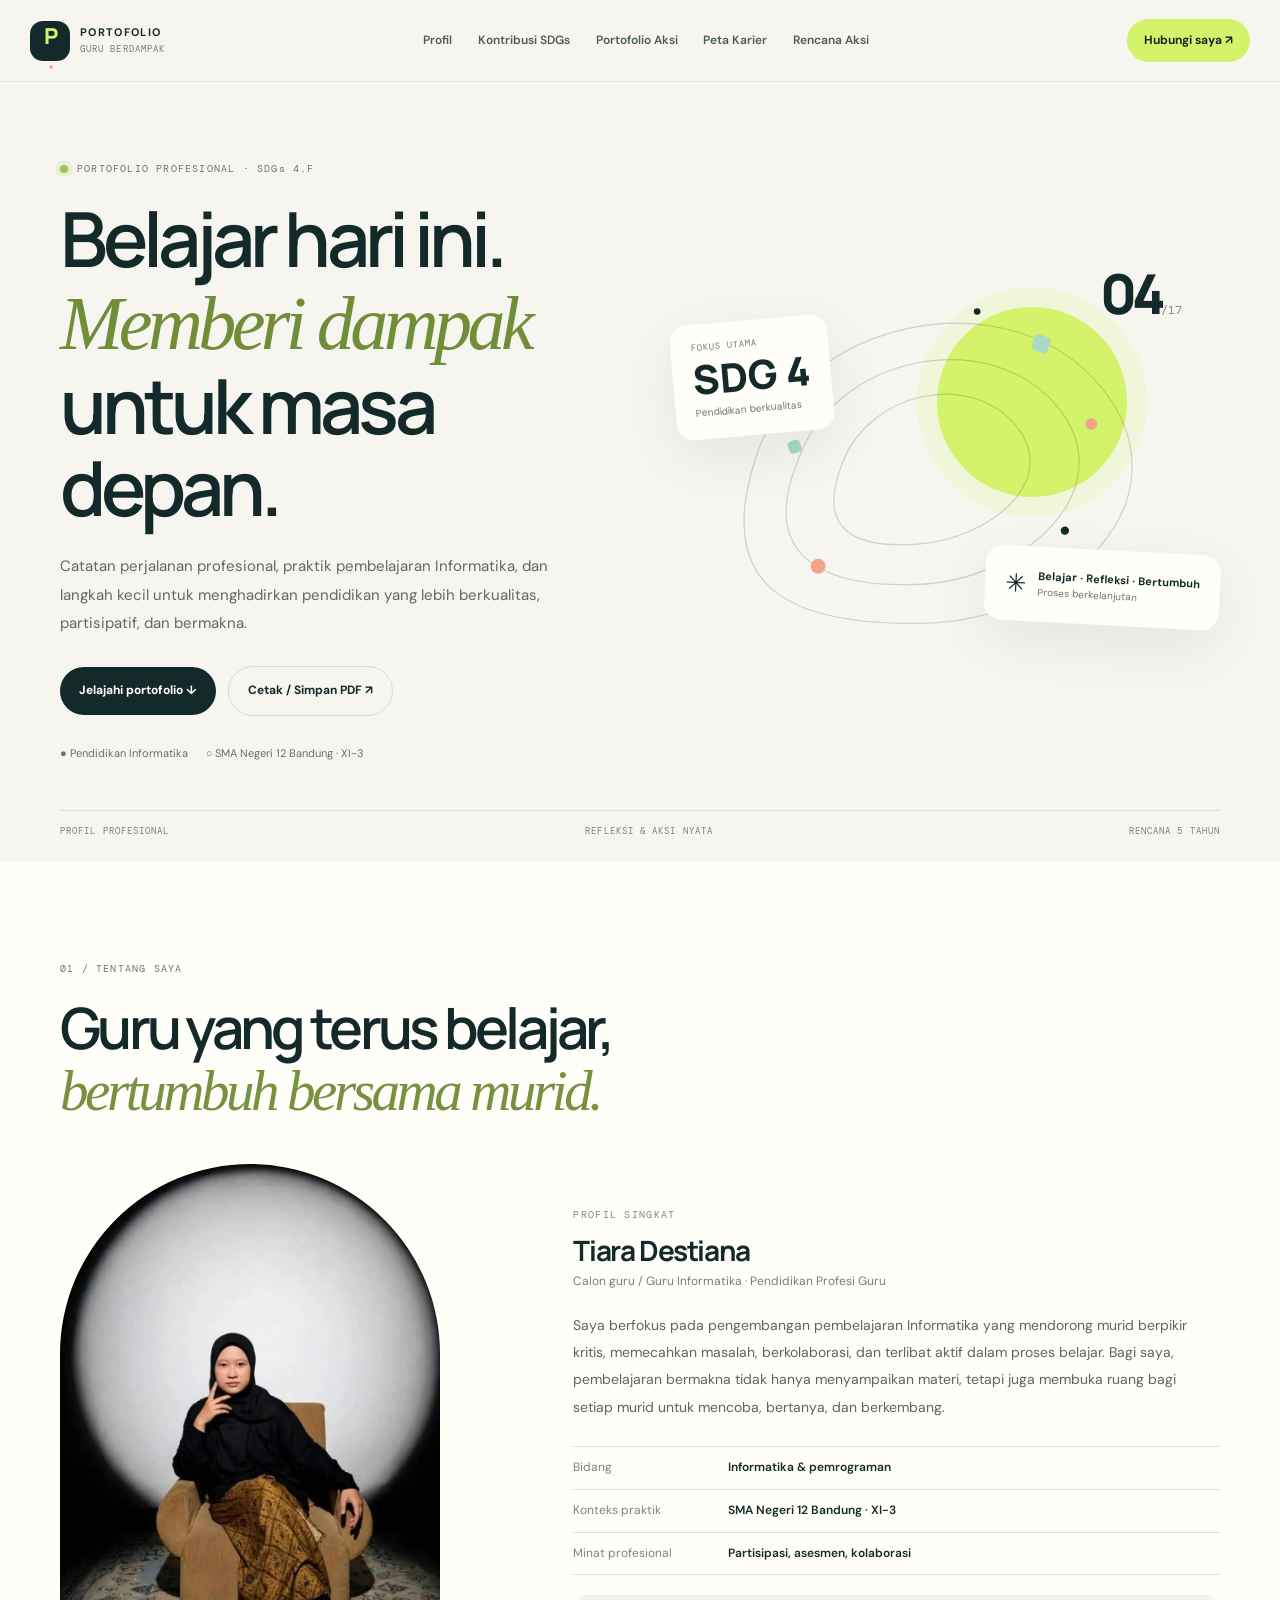
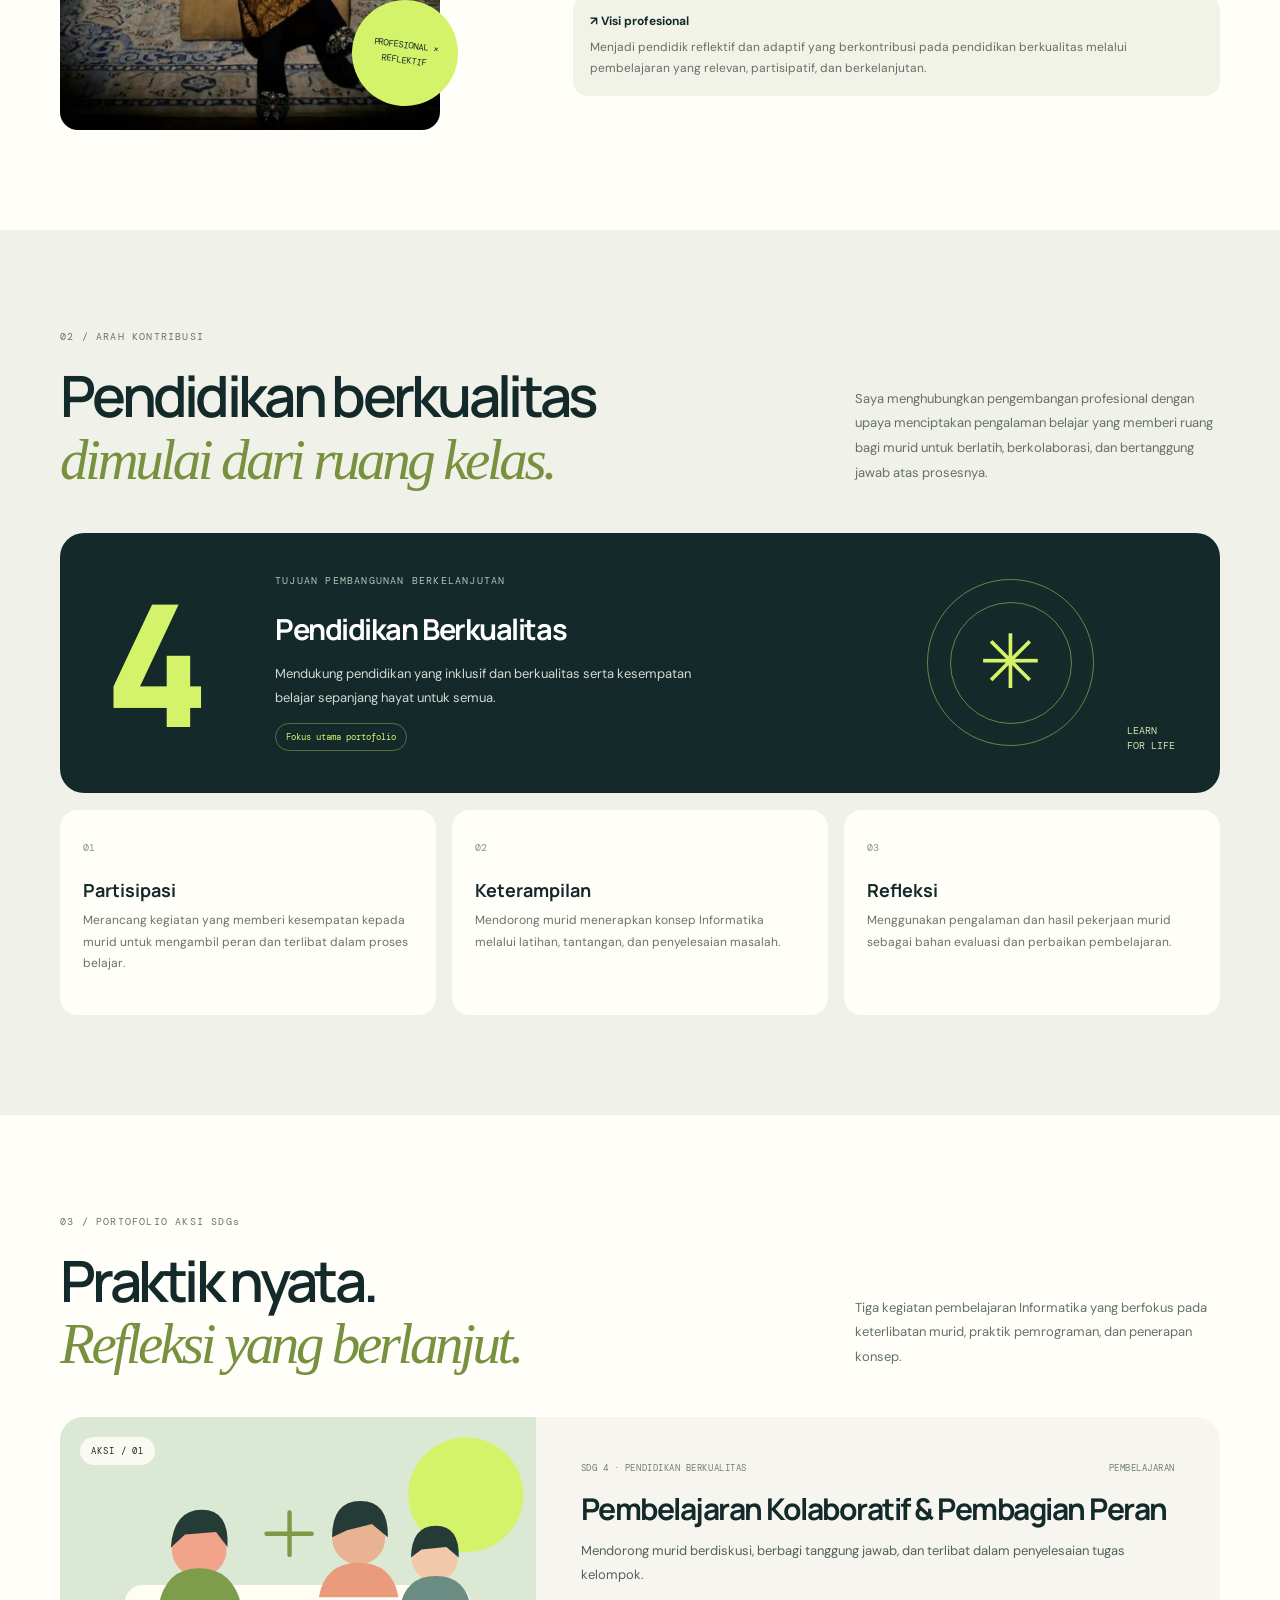
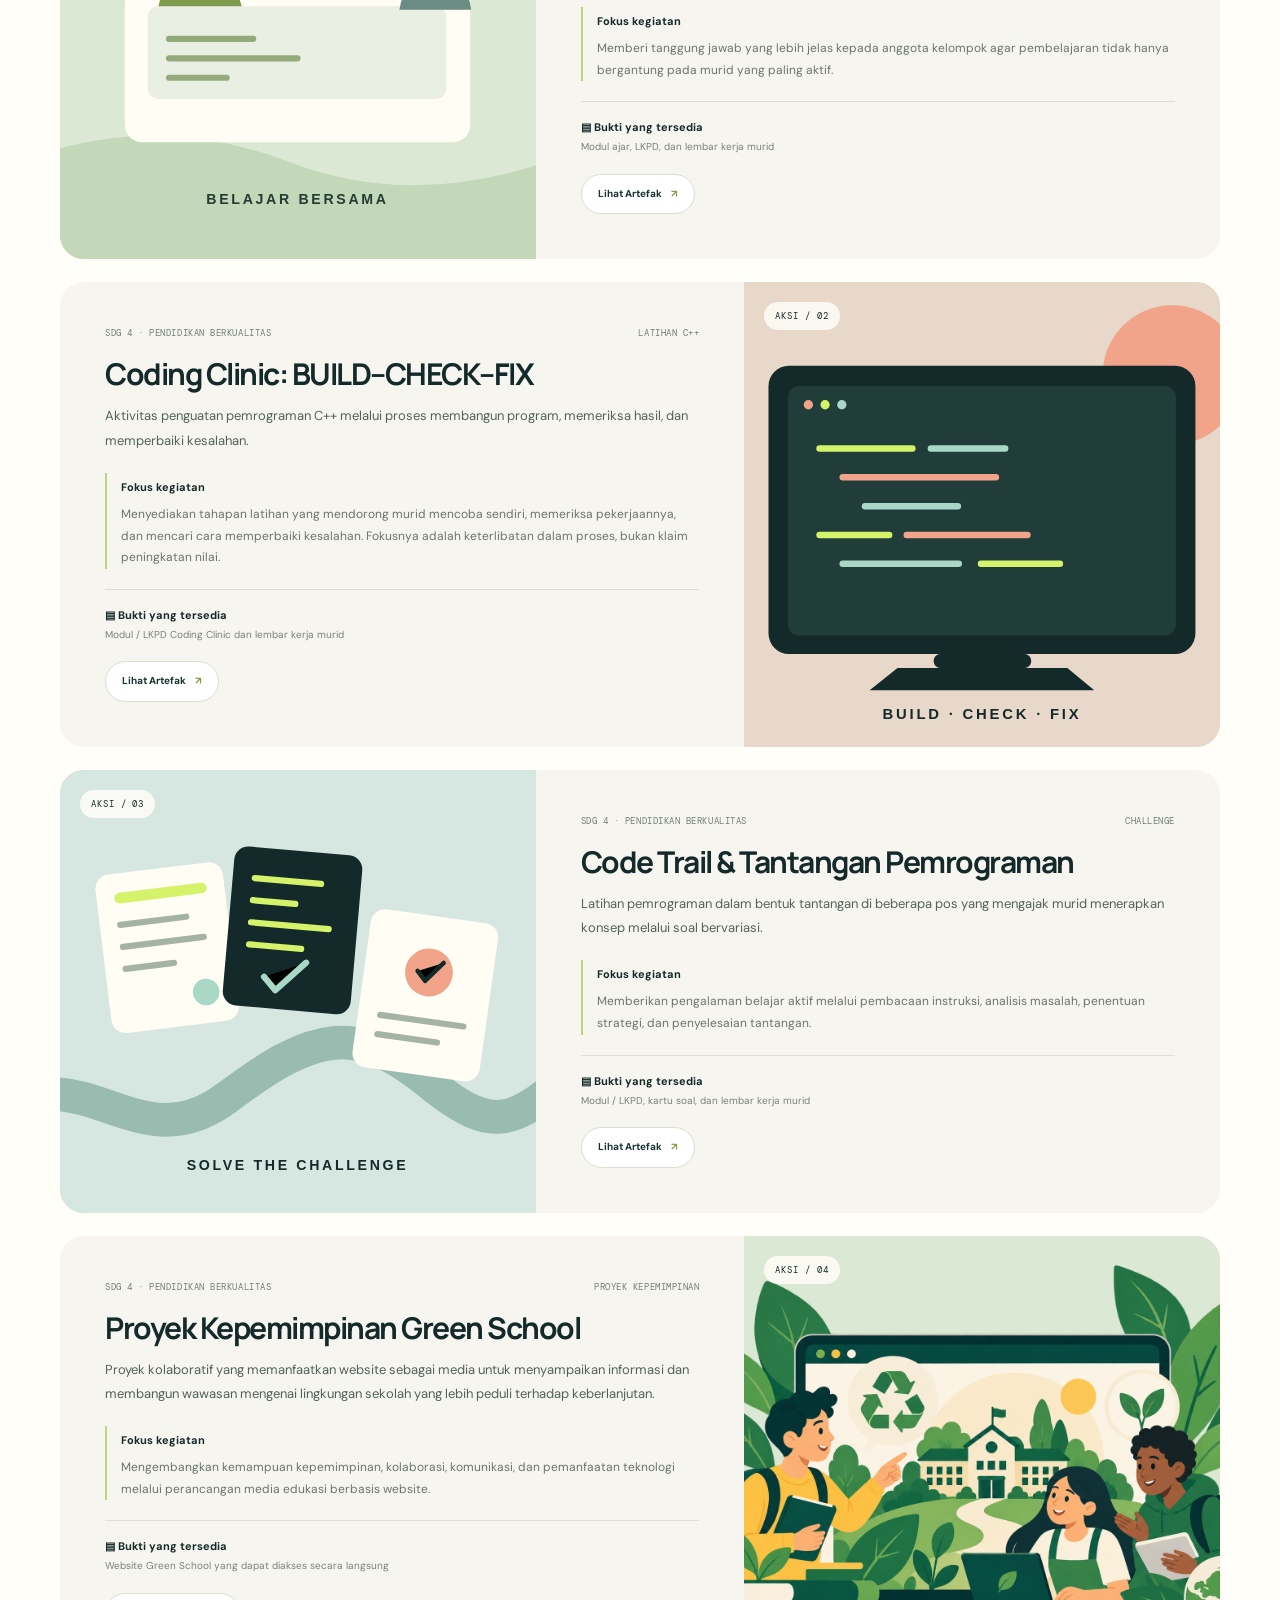
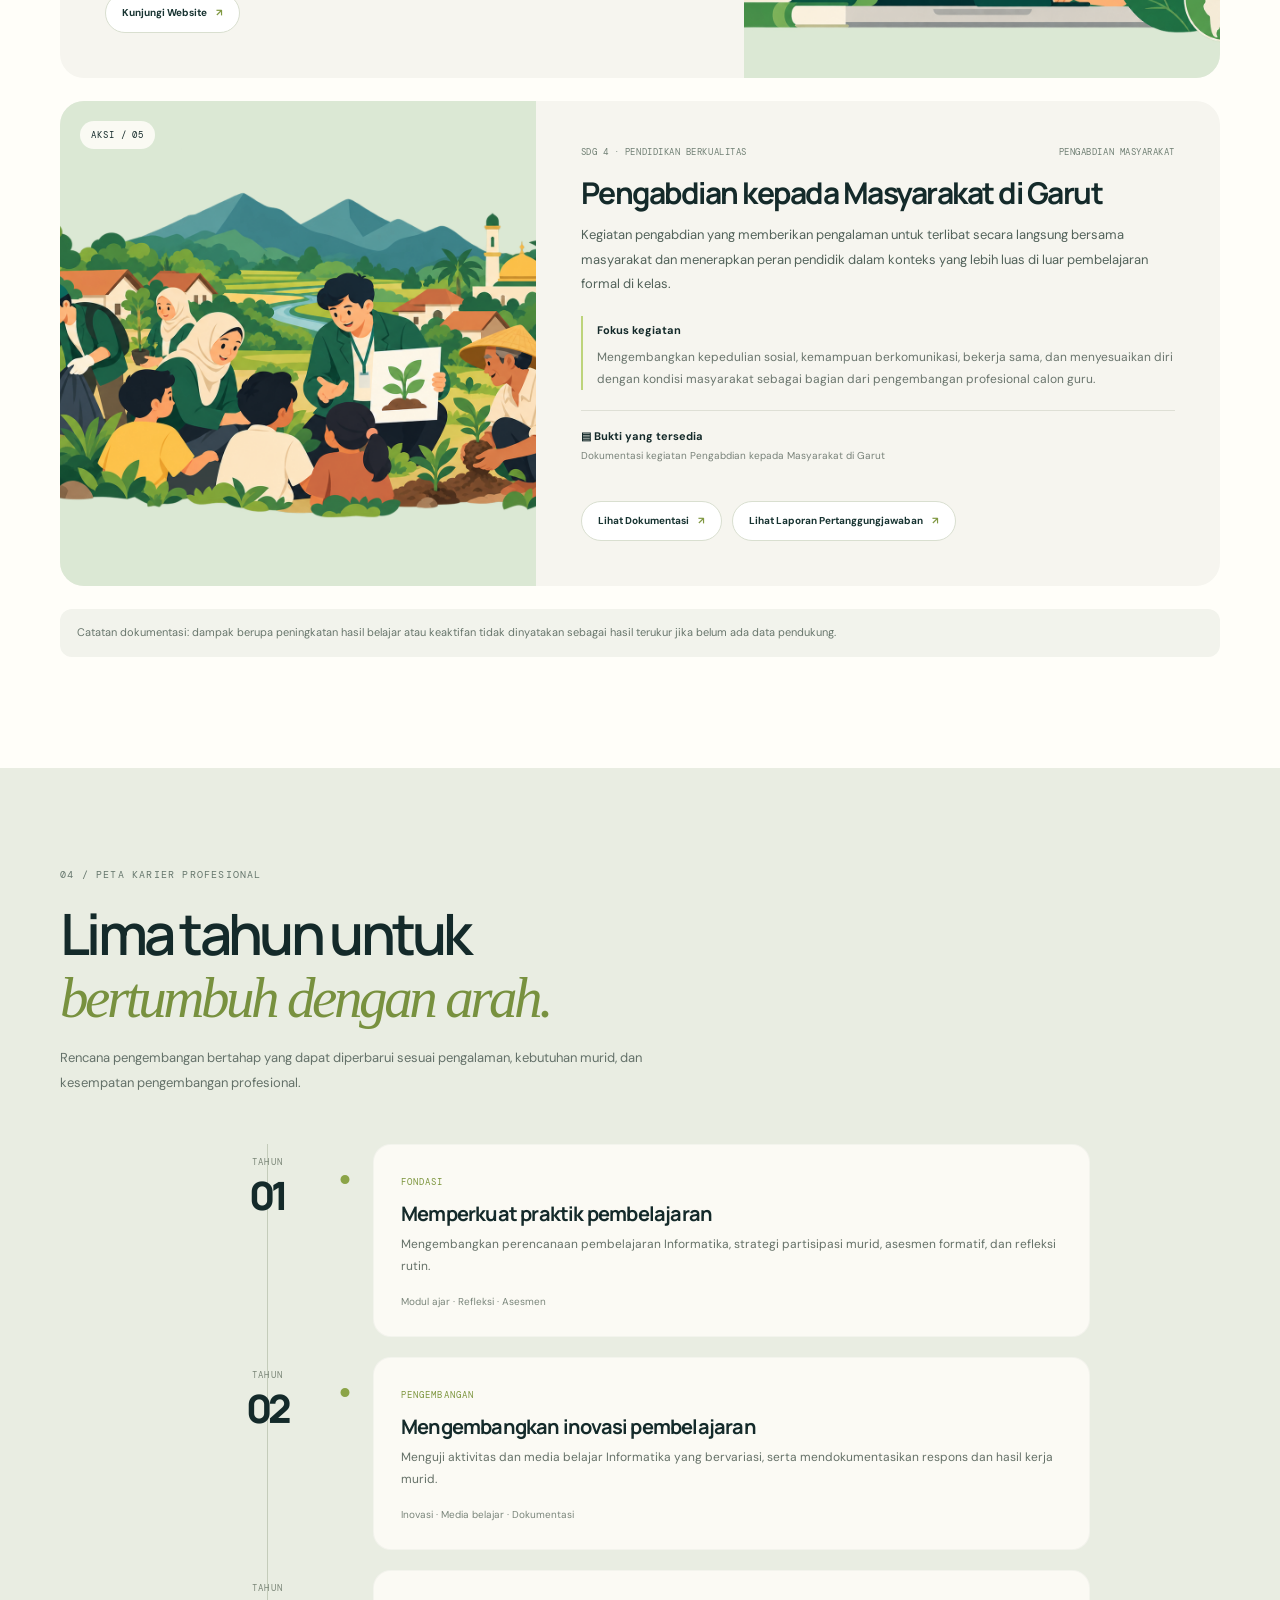
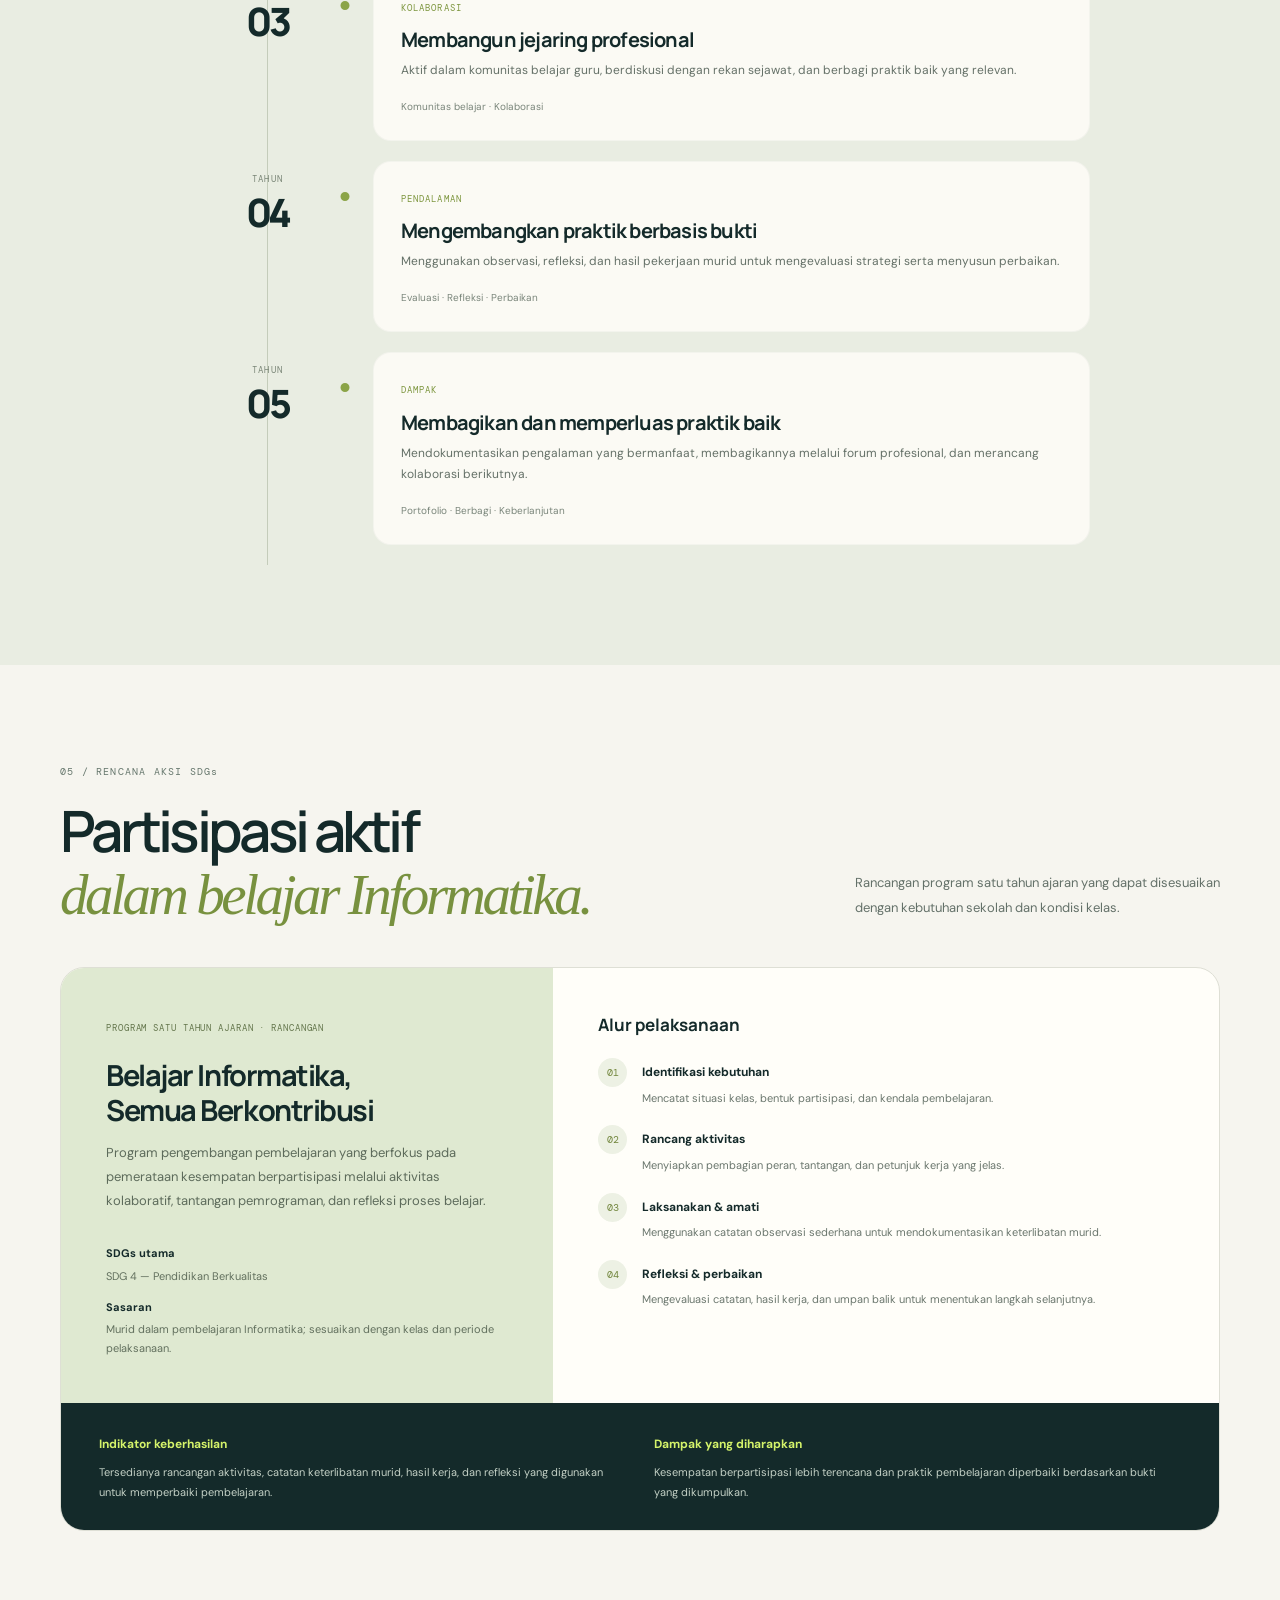
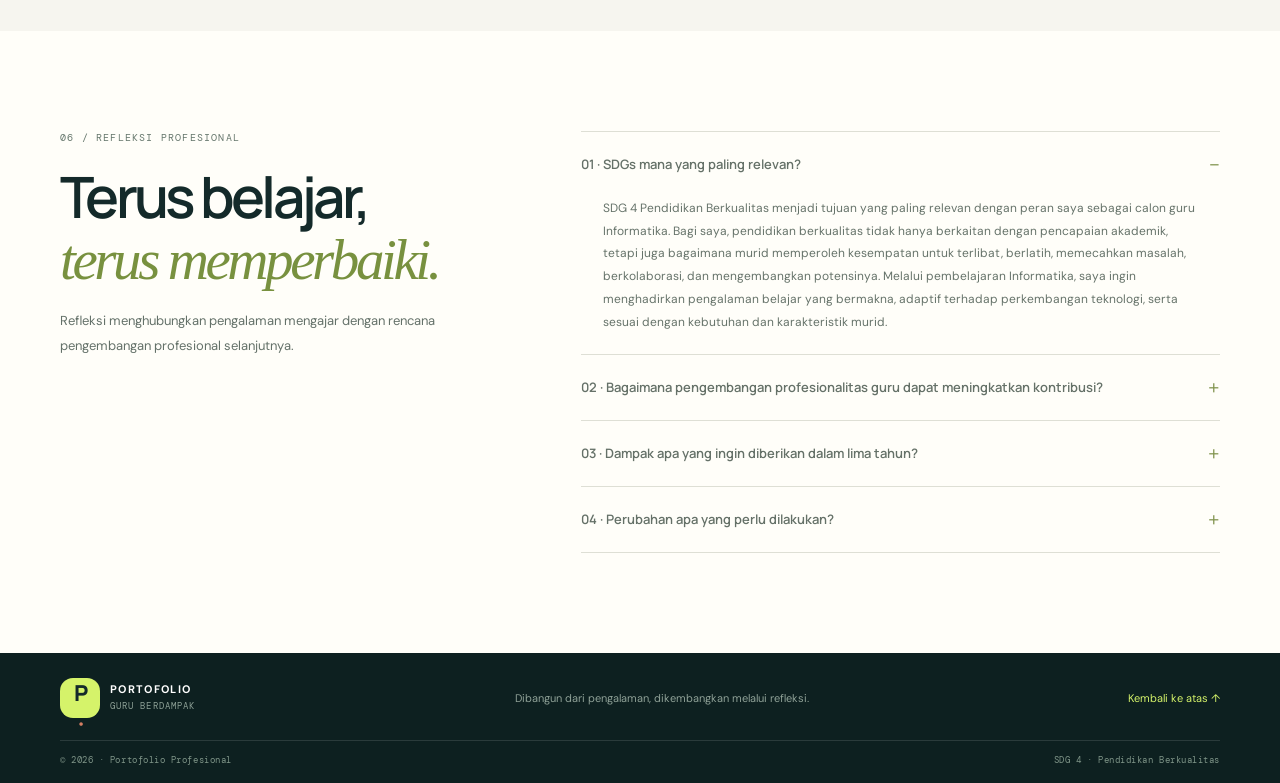
<file: index.html>
<!doctype html>
<html lang="id">
<head>
<meta charset="utf-8"><meta name="viewport" content="width=device-width, initial-scale=1">
<meta name="theme-color" content="#142a2a">
<meta name="description" content="Portofolio profesional guru, pembelajaran Informatika, dan kontribusi pada SDGs.">
<title>Portofolio Guru Berdampak</title>
<link rel="stylesheet" href="style.css"><script defer src="script.js"></script>
</head>
<body>
<a class="skip" href="#main">Lewati ke konten</a>
<header class="header">
  <a class="brand" href="#top"><span class="brand-mark">P<span>·</span></span><span><b>PORTOFOLIO</b><small>GURU BERDAMPAK</small></span></a>
  <button class="menu" aria-label="Buka navigasi" aria-expanded="false">☰</button>
  <nav id="nav"><a href="#profil">Profil</a><a href="#sdgs">Kontribusi SDGs</a><a href="#aksi">Portofolio Aksi</a><a href="#karier">Peta Karier</a><a href="#rencana">Rencana Aksi</a></nav>
  <a class="head-link" href="#kontak">Hubungi saya ↗</a>
</header>
<main id="main">
<!-- HERO: ganti judul, deskripsi, dan identitas sesuai kebutuhan. -->
<section class="hero wrap" id="top">
  <div class="hero-copy reveal">
    <p class="eyebrow"><i></i> PORTOFOLIO PROFESIONAL · SDGs 4.F</p>
    <h1>Belajar hari ini.<br><em>Memberi dampak</em><br>untuk masa depan.</h1>
    <p class="lead">Catatan perjalanan profesional, praktik pembelajaran Informatika, dan langkah kecil untuk menghadirkan pendidikan yang lebih berkualitas, partisipatif, dan bermakna.</p>
    <div class="actions"><a class="btn dark" href="#aksi">Jelajahi portofolio ↓</a><button class="btn light" id="print">Cetak / Simpan PDF ↗</button></div>
    <div class="meta"><span>● Pendidikan Informatika</span><span>○ SMA Negeri 12 Bandung · XI-3</span></div>
  </div>
  <div class="hero-art reveal"><img src="assets/hero-pattern.svg" alt="" fetchpriority="high"><div class="sun"></div><div class="floating f1"><small>FOKUS UTAMA</small><b>SDG 4</b><span>Pendidikan berkualitas</span></div><div class="floating f2">✳ <span><b>Belajar · Refleksi · Bertumbuh</b><small>Proses berkelanjutan</small></span></div><div class="number">04<small>/17</small></div></div>
  <div class="hero-foot"><span>PROFIL PROFESIONAL</span><span>REFLEKSI & AKSI NYATA</span><span>RENCANA 5 TAHUN</span></div>
</section>

<!-- A. PROFIL PROFESIONAL -->
<section class="section white" id="profil"><div class="wrap">
  <div class="heading reveal"><p class="eyebrow">01 / TENTANG SAYA</p><h2>Guru yang terus belajar,<br><em>bertumbuh bersama murid.</em></h2></div>
  <div class="profile-grid">
    <div class="profile-picture reveal"><img src="assets/profile.jpeg" alt="Ilustrasi profil; ganti dengan foto sendiri bila diperlukan" loading="lazy"><span>PROFESIONAL × REFLEKTIF</span></div>
    <div class="profile-text reveal"><p class="kicker">PROFIL SINGKAT</p><h3>Tiara Destiana</h3><p class="muted">Calon guru / Guru Informatika · Pendidikan Profesi Guru</p>
      <p>Saya berfokus pada pengembangan pembelajaran Informatika yang mendorong murid berpikir kritis, memecahkan masalah, berkolaborasi, dan terlibat aktif dalam proses belajar. Bagi saya, pembelajaran bermakna tidak hanya menyampaikan materi, tetapi juga membuka ruang bagi setiap murid untuk mencoba, bertanya, dan berkembang.</p>
      <div class="facts"><div><span>Bidang</span><b>Informatika & pemrograman</b></div><div><span>Konteks praktik</span><b>SMA Negeri 12 Bandung · XI-3</b></div><div><span>Minat profesional</span><b>Partisipasi, asesmen, kolaborasi</b></div></div>
      <div class="vision"><strong>↗ Visi profesional</strong><p>Menjadi pendidik reflektif dan adaptif yang berkontribusi pada pendidikan berkualitas melalui pembelajaran yang relevan, partisipatif, dan berkelanjutan.</p></div>
    </div>
  </div>
</div></section>

<!-- B. REFLEKSI KONTRIBUSI SDGs -->
<section class="section pale" id="sdgs"><div class="wrap">
  <div class="heading split reveal"><div><p class="eyebrow">02 / ARAH KONTRIBUSI</p><h2>Pendidikan berkualitas<br><em>dimulai dari ruang kelas.</em></h2></div><p class="aside">Saya menghubungkan pengembangan profesional dengan upaya menciptakan pengalaman belajar yang memberi ruang bagi murid untuk berlatih, berkolaborasi, dan bertanggung jawab atas prosesnya.</p></div>
  <div class="sdg reveal"><div class="sdg-num">4</div><div><p class="eyebrow inverse">TUJUAN PEMBANGUNAN BERKELANJUTAN</p><h3>Pendidikan Berkualitas</h3><p>Mendukung pendidikan yang inklusif dan berkualitas serta kesempatan belajar sepanjang hayat untuk semua.</p><span class="tag">Fokus utama portofolio</span></div><div class="sdg-art">✳<small>LEARN<br>FOR LIFE</small></div></div>
  <div class="principles"><article class="reveal"><span>01</span><b>Partisipasi</b><p>Merancang kegiatan yang memberi kesempatan kepada murid untuk mengambil peran dan terlibat dalam proses belajar.</p></article><article class="reveal"><span>02</span><b>Keterampilan</b><p>Mendorong murid menerapkan konsep Informatika melalui latihan, tantangan, dan penyelesaian masalah.</p></article><article class="reveal"><span>03</span><b>Refleksi</b><p>Menggunakan pengalaman dan hasil pekerjaan murid sebagai bahan evaluasi dan perbaikan pembelajaran.</p></article></div>
</div></section>

<!-- C. PORTOFOLIO AKSI: tiga kegiatan yang telah dikonfirmasi. -->
<section class="section white" id="aksi">
  <div class="wrap">

    <div class="heading split reveal">
      <div>
        <p class="eyebrow">03 / PORTOFOLIO AKSI SDGs</p>

        <h2>
          Praktik nyata.<br>
          <em>Refleksi yang berlanjut.</em>
        </h2>
      </div>

      <p class="aside">
        Tiga kegiatan pembelajaran Informatika yang berfokus pada keterlibatan murid,
        praktik pemrograman, dan penerapan konsep.
      </p>
    </div>


    <div class="activity-list">

      <!-- AKSI 01: KOLABORASI -->
      <article class="activity reveal">

        <div class="activity-img">
          <img
            src="assets/activity-collaboration.svg"
            alt="Ilustrasi pembelajaran kolaboratif"
            loading="lazy"
          >

          <span>AKSI / 01</span>
        </div>


        <div class="activity-body">

          <div class="activity-meta">
            SDG 4 · PENDIDIKAN BERKUALITAS
            <span>PEMBELAJARAN</span>
          </div>


          <h3>
            Pembelajaran Kolaboratif & Pembagian Peran
          </h3>


          <p class="intro">
            Mendorong murid berdiskusi, berbagi tanggung jawab, dan terlibat
            dalam penyelesaian tugas kelompok.
          </p>


          <div class="detail">
            <b>Fokus kegiatan</b>

            <p>
              Memberi tanggung jawab yang lebih jelas kepada anggota kelompok
              agar pembelajaran tidak hanya bergantung pada murid yang paling aktif.
            </p>
          </div>


          <div class="evidence">
            <b>▤ Bukti yang tersedia</b>

            <small>
              Modul ajar, LKPD, dan lembar kerja murid
            </small>
          </div>


          <a
            href="artefak.html?kegiatan=kolaborasi"
            target="_blank"
            rel="noopener"
            class="artifact-open-btn"
          >
            Lihat Artefak
            <span>↗</span>
          </a>

        </div>

      </article>



      <!-- AKSI 02: CODING CLINIC -->
      <article class="activity reverse reveal">

        <div class="activity-img">
          <img
            src="assets/activity-coding.svg"
            alt="Ilustrasi aktivitas coding"
            loading="lazy"
          >

          <span>AKSI / 02</span>
        </div>


        <div class="activity-body">

          <div class="activity-meta">
            SDG 4 · PENDIDIKAN BERKUALITAS
            <span>LATIHAN C++</span>
          </div>


          <h3>
            Coding Clinic: BUILD–CHECK–FIX
          </h3>


          <p class="intro">
            Aktivitas penguatan pemrograman C++ melalui proses membangun program,
            memeriksa hasil, dan memperbaiki kesalahan.
          </p>


          <div class="detail">
            <b>Fokus kegiatan</b>

            <p>
              Menyediakan tahapan latihan yang mendorong murid mencoba sendiri,
              memeriksa pekerjaannya, dan mencari cara memperbaiki kesalahan.
              Fokusnya adalah keterlibatan dalam proses, bukan klaim peningkatan nilai.
            </p>
          </div>


          <div class="evidence">
            <b>▤ Bukti yang tersedia</b>

            <small>
              Modul / LKPD Coding Clinic dan lembar kerja murid
            </small>
          </div>


          <a
            href="artefak.html?kegiatan=clinic"
            target="_blank"
            rel="noopener"
            class="artifact-open-btn"
          >
            Lihat Artefak
            <span>↗</span>
          </a>

        </div>

      </article>



      <!-- AKSI 03: CODE TRAIL -->
      <article class="activity reveal">

        <div class="activity-img">
          <img
            src="assets/activity-trail.svg"
            alt="Ilustrasi tantangan pemrograman"
            loading="lazy"
          >

          <span>AKSI / 03</span>
        </div>


        <div class="activity-body">

          <div class="activity-meta">
            SDG 4 · PENDIDIKAN BERKUALITAS
            <span>CHALLENGE</span>
          </div>


          <h3>
            Code Trail & Tantangan Pemrograman
          </h3>


          <p class="intro">
            Latihan pemrograman dalam bentuk tantangan di beberapa pos
            yang mengajak murid menerapkan konsep melalui soal bervariasi.
          </p>


          <div class="detail">
            <b>Fokus kegiatan</b>

            <p>
              Memberikan pengalaman belajar aktif melalui pembacaan instruksi,
              analisis masalah, penentuan strategi, dan penyelesaian tantangan.
            </p>
          </div>


          <div class="evidence">
            <b>▤ Bukti yang tersedia</b>

            <small>
              Modul / LKPD, kartu soal, dan lembar kerja murid
            </small>
          </div>


          <a
            href="artefak.html?kegiatan=trail"
            target="_blank"
            rel="noopener"
            class="artifact-open-btn"
          >
            Lihat Artefak
            <span>↗</span>
          </a>

        </div>

      </article>
      <!-- AKSI 04: GREEN SCHOOL -->
<article class="activity reverse reveal">

  <div class="activity-img">
    <img
      src="assets/GS.png"
      alt="Ilustrasi proyek Green School"
      loading="lazy"
    >

    <span>AKSI / 04</span>
  </div>


  <div class="activity-body">

    <div class="activity-meta">
      SDG 4 · PENDIDIKAN BERKUALITAS
      <span>PROYEK KEPEMIMPINAN</span>
    </div>


    <h3>
      Proyek Kepemimpinan Green School
    </h3>


    <p class="intro">
      Proyek kolaboratif yang memanfaatkan website sebagai media untuk
      menyampaikan informasi dan membangun wawasan mengenai lingkungan
      sekolah yang lebih peduli terhadap keberlanjutan.
    </p>


    <div class="detail">
      <b>Fokus kegiatan</b>

      <p>
        Mengembangkan kemampuan kepemimpinan, kolaborasi, komunikasi,
        dan pemanfaatan teknologi melalui perancangan media edukasi
        berbasis website.
      </p>
    </div>


    <div class="evidence">
      <b>▤ Bukti yang tersedia</b>

      <small>
        Website Green School yang dapat diakses secara langsung
      </small>
    </div>


    <a
      href="https://ali.persismuda.or.id/"
      target="_blank"
      rel="noopener"
      class="artifact-open-btn"
    >
      Kunjungi Website
      <span>↗</span>
    </a>

  </div>

</article>


<!-- AKSI 05: PENGABDIAN KEPADA MASYARAKAT -->
<article class="activity reveal">

  <div class="activity-img">
    <img
      src="assets/pkm.png"
      alt="Ilustrasi kegiatan pengabdian kepada masyarakat"
      loading="lazy"
    >

    <span>AKSI / 05</span>
  </div>


  <div class="activity-body">

    <div class="activity-meta">
      SDG 4 · PENDIDIKAN BERKUALITAS
      <span>PENGABDIAN MASYARAKAT</span>
    </div>


    <h3>
      Pengabdian kepada Masyarakat di Garut
    </h3>


    <p class="intro">
      Kegiatan pengabdian yang memberikan pengalaman untuk terlibat
      secara langsung bersama masyarakat dan menerapkan peran pendidik
      dalam konteks yang lebih luas di luar pembelajaran formal di kelas.
    </p>


    <div class="detail">
      <b>Fokus kegiatan</b>

      <p>
        Mengembangkan kepedulian sosial, kemampuan berkomunikasi,
        bekerja sama, dan menyesuaikan diri dengan kondisi masyarakat
        sebagai bagian dari pengembangan profesional calon guru.
      </p>
    </div>


    <div class="evidence">
      <b>▤ Bukti yang tersedia</b>

      <small>
        Dokumentasi kegiatan Pengabdian kepada Masyarakat di Garut
      </small>
    </div>
<div class="activity-actions">

  <a
    href="https://foto.faridtaufik.my.id/s/dokp2m"
    target="_blank"
    rel="noopener"
    class="artifact-open-btn"
  >
    Lihat Dokumentasi
    <span>↗</span>
  </a>

  <a
    href="https://drive.google.com/drive/folders/1bD_QGU3WwquFvY032ThjSmb0E5-zJ7Ir?usp=sharing"
    target="_blank"
    rel="noopener"
    class="artifact-open-btn"
  >
    Lihat Laporan Pertanggungjawaban
    <span>↗</span>
  </a>

</div>

  </div>

</article>
    </div>


    <p class="note">
      Catatan dokumentasi: dampak berupa peningkatan hasil belajar atau
      keaktifan tidak dinyatakan sebagai hasil terukur jika belum ada
      data pendukung.
    </p>

  </div>
</section>

<!-- D. PETA KARIER LIMA TAHUN: target ini contoh dan bisa diedit. -->
<section class="section career-section" id="karier"><div class="wrap">
  <div class="heading reveal"><p class="eyebrow">04 / PETA KARIER PROFESIONAL</p><h2>Lima tahun untuk<br><em>bertumbuh dengan arah.</em></h2><p class="intro-wide">Rencana pengembangan bertahap yang dapat diperbarui sesuai pengalaman, kebutuhan murid, dan kesempatan pengembangan profesional.</p></div>
  <div class="timeline">
    <article class="year reveal"><div class="year-num"><small>TAHUN</small><b>01</b></div><div><label>FONDASI</label><h3>Memperkuat praktik pembelajaran</h3><p>Mengembangkan perencanaan pembelajaran Informatika, strategi partisipasi murid, asesmen formatif, dan refleksi rutin.</p><small>Modul ajar · Refleksi · Asesmen</small></div></article>
    <article class="year reveal"><div class="year-num"><small>TAHUN</small><b>02</b></div><div><label>PENGEMBANGAN</label><h3>Mengembangkan inovasi pembelajaran</h3><p>Menguji aktivitas dan media belajar Informatika yang bervariasi, serta mendokumentasikan respons dan hasil kerja murid.</p><small>Inovasi · Media belajar · Dokumentasi</small></div></article>
    <article class="year reveal"><div class="year-num"><small>TAHUN</small><b>03</b></div><div><label>KOLABORASI</label><h3>Membangun jejaring profesional</h3><p>Aktif dalam komunitas belajar guru, berdiskusi dengan rekan sejawat, dan berbagi praktik baik yang relevan.</p><small>Komunitas belajar · Kolaborasi</small></div></article>
    <article class="year reveal"><div class="year-num"><small>TAHUN</small><b>04</b></div><div><label>PENDALAMAN</label><h3>Mengembangkan praktik berbasis bukti</h3><p>Menggunakan observasi, refleksi, dan hasil pekerjaan murid untuk mengevaluasi strategi serta menyusun perbaikan.</p><small>Evaluasi · Refleksi · Perbaikan</small></div></article>
    <article class="year reveal"><div class="year-num"><small>TAHUN</small><b>05</b></div><div><label>DAMPAK</label><h3>Membagikan dan memperluas praktik baik</h3><p>Mendokumentasikan pengalaman yang bermanfaat, membagikannya melalui forum profesional, dan merancang kolaborasi berikutnya.</p><small>Portofolio · Berbagi · Keberlanjutan</small></div></article>
  </div>
</div></section>

<!-- E. RENCANA AKSI SATU TAHUN: ini rancangan, bukan klaim sudah terlaksana. -->
<section class="section" id="rencana"><div class="wrap">
  <div class="heading split reveal"><div><p class="eyebrow">05 / RENCANA AKSI SDGs</p><h2>Partisipasi aktif<br><em>dalam belajar Informatika.</em></h2></div><p class="aside">Rancangan program satu tahun ajaran yang dapat disesuaikan dengan kebutuhan sekolah dan kondisi kelas.</p></div>
  <div class="plan reveal"><div class="plan-top"><label>PROGRAM SATU TAHUN AJARAN · RANCANGAN</label><h3>Belajar Informatika,<br>Semua Berkontribusi</h3><p>Program pengembangan pembelajaran yang berfokus pada pemerataan kesempatan berpartisipasi melalui aktivitas kolaboratif, tantangan pemrograman, dan refleksi proses belajar.</p><div class="plan-meta"><b>SDGs utama</b><span>SDG 4 — Pendidikan Berkualitas</span><b>Sasaran</b><span>Murid dalam pembelajaran Informatika; sesuaikan dengan kelas dan periode pelaksanaan.</span></div></div>
    <div class="plan-steps"><h4>Alur pelaksanaan</h4><div><span>01</span><p><b>Identifikasi kebutuhan</b><small>Mencatat situasi kelas, bentuk partisipasi, dan kendala pembelajaran.</small></p></div><div><span>02</span><p><b>Rancang aktivitas</b><small>Menyiapkan pembagian peran, tantangan, dan petunjuk kerja yang jelas.</small></p></div><div><span>03</span><p><b>Laksanakan & amati</b><small>Menggunakan catatan observasi sederhana untuk mendokumentasikan keterlibatan murid.</small></p></div><div><span>04</span><p><b>Refleksi & perbaikan</b><small>Mengevaluasi catatan, hasil kerja, dan umpan balik untuk menentukan langkah selanjutnya.</small></p></div></div>
    <div class="plan-bottom"><div><b>Indikator keberhasilan</b><p>Tersedianya rancangan aktivitas, catatan keterlibatan murid, hasil kerja, dan refleksi yang digunakan untuk memperbaiki pembelajaran.</p></div><div><b>Dampak yang diharapkan</b><p>Kesempatan berpartisipasi lebih terencana dan praktik pembelajaran diperbaiki berdasarkan bukti yang dikumpulkan.</p></div></div>
  </div>
</div></section>

<!-- REFLEKSI: sesuaikan jawaban dengan pengalaman dan rencana pribadi. -->
<section class="section white" id="refleksi"><div class="wrap reflection-grid"><div class="heading reveal"><p class="eyebrow">06 / REFLEKSI PROFESIONAL</p><h2>Terus belajar,<br><em>terus memperbaiki.</em></h2><p class="intro-wide">Refleksi menghubungkan pengalaman mengajar dengan rencana pengembangan profesional selanjutnya.</p></div>
<div class="reflection-list">
  <details open class="reveal"><summary>01 · SDGs mana yang paling relevan?</summary>
    <p>SDG 4 Pendidikan Berkualitas menjadi tujuan yang paling relevan dengan peran saya sebagai calon guru Informatika. Bagi saya, pendidikan berkualitas tidak hanya berkaitan dengan pencapaian akademik, tetapi juga bagaimana murid memperoleh kesempatan untuk terlibat, berlatih, memecahkan masalah, berkolaborasi, dan mengembangkan potensinya. Melalui pembelajaran Informatika, saya ingin menghadirkan pengalaman belajar yang bermakna, adaptif terhadap perkembangan teknologi,
      serta sesuai dengan kebutuhan dan karakteristik murid.</p>
  </details>
  <details class="reveal"><summary>02 · Bagaimana pengembangan profesionalitas guru dapat meningkatkan kontribusi?</summary>
    <p>
      Pengembangan profesionalitas guru membantu saya untuk terus meningkatkan kompetensi melalui proses belajar, refleksi, evaluasi, dan perbaikan praktik pembelajaran. Melalui perkuliahan, pengalaman selama PPL, diskusi dengan guru pamong dan rekan sejawat, saya semakin memahami bahwa menjadi guru bukan hanya tentang menguasai materi, tetapi juga mampu merancang pembelajaran yang sesuai dengan kebutuhan murid dan kondisi nyata di kelas. Ke depan, saya ingin terus memperluas wawasan melalui belajar mandiri, 
      pelatihan, komunitas profesional, dan refleksi terhadap praktik mengajar agar dapat memberikan kontribusi yang lebih baik terhadap pendidikan berkualitas dan berkelanjutan.
    </p>
  </details>
  <details class="reveal"><summary>03 · Dampak apa yang ingin diberikan dalam lima tahun?</summary>
    <p>Dalam lima tahun ke depan, saya ingin berkembang menjadi guru Informatika yang profesional, adaptif, kreatif, dan reflektif. Saya ingin menghadirkan pembelajaran yang lebih partisipatif, memberikan ruang bagi murid untuk mencoba dan berpikir, serta mengembangkan media dan strategi pembelajaran yang relevan dengan perkembangan teknologi. Saya juga ingin mulai mendokumentasikan praktik pembelajaran yang efektif dan berbagi pengalaman dengan rekan guru agar dampak yang diberikan tidak berhenti pada kelas yang saya ajar saja.</p>
  </details>
  <details class="reveal"><summary>04 · Perubahan apa yang perlu dilakukan?</summary>
    <p>Saya perlu membangun kebiasaan untuk terus belajar dan melakukan refleksi secara lebih teratur. Selain memperkuat kompetensi Informatika, saya juga perlu meningkatkan kemampuan pedagogik, memahami karakteristik murid dengan lebih baik, serta mengumpulkan bukti proses pembelajaran secara lebih terstruktur. Saya juga perlu lebih terbuka terhadap umpan balik, mulai membangun jejaring profesional, dan berani mencoba inovasi pembelajaran yang sesuai dengan kebutuhan murid. Dengan proses tersebut, saya berharap dapat terus memperbaiki praktik mengajar dan memberikan kontribusi yang lebih nyata terhadap pendidikan yang berkualitas dan berkelanjutan.</p></details>
</div></div></section>
</main>
<footer><div class="wrap foot-top"><a class="brand foot-brand" href="#top"><span class="brand-mark">P<span>·</span></span><span><b>PORTOFOLIO</b><small>GURU BERDAMPAK</small></span></a><p>Dibangun dari pengalaman, dikembangkan melalui refleksi.</p><a href="#top">Kembali ke atas ↑</a></div><div class="wrap foot-bottom"><span>© <span id="year">2026</span> · Portofolio Profesional</span><span>SDG 4 · Pendidikan Berkualitas</span></div></footer>
</body></html>
</file>
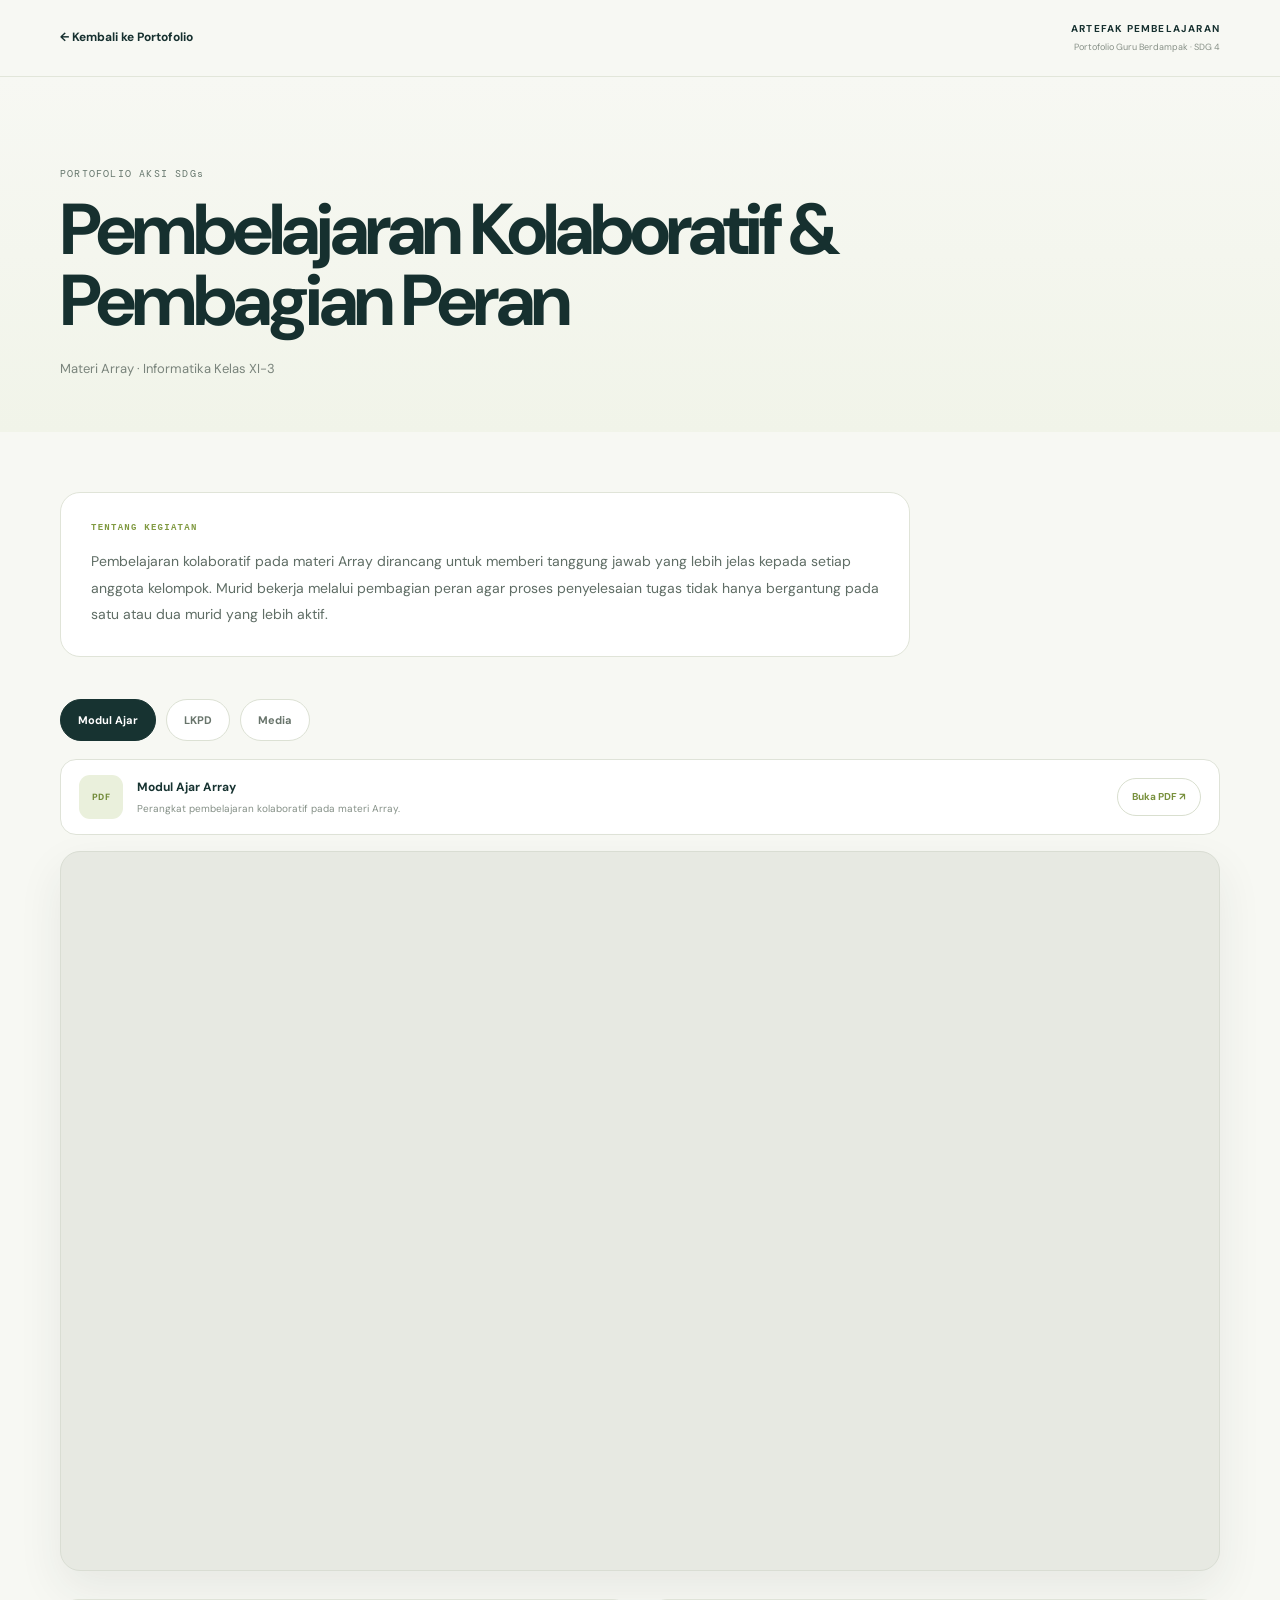
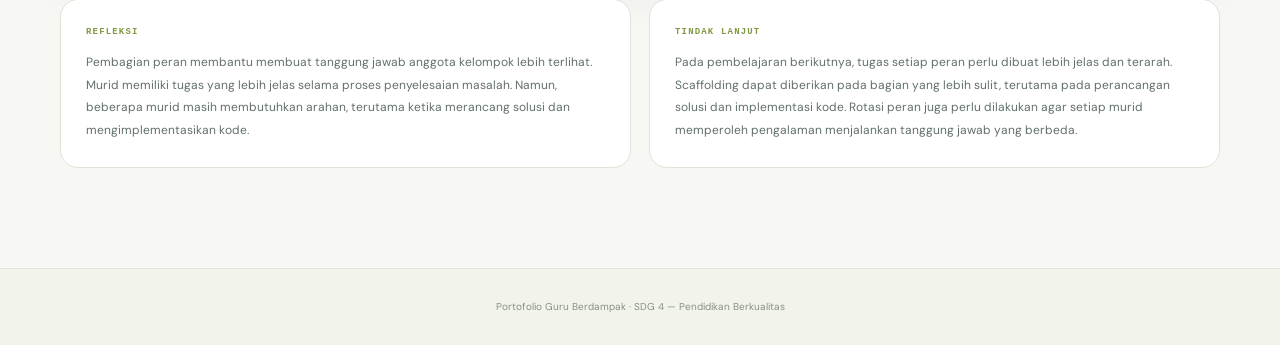
<file: artefak.html>
<!DOCTYPE html>
<html lang="id">
<head>
  <meta charset="UTF-8">
  <meta name="viewport" content="width=device-width, initial-scale=1.0">

  <title>Artefak Pembelajaran</title>

  <link rel="stylesheet" href="style.css">
  <script defer src="artefak.js"></script>
</head>

<body class="artifact-page">

  <!-- HEADER -->
  <header class="artifact-page-header">
    <div class="wrap artifact-nav">

      <a href="index.html" class="artifact-back">
        ← Kembali ke Portofolio
      </a>

      <div class="artifact-brand">
        <strong>ARTEFAK PEMBELAJARAN</strong>
        <small>Portofolio Guru Berdampak · SDG 4</small>
      </div>

    </div>
  </header>


  <main>

    <!-- HERO -->
    <section class="artifact-hero">
      <div class="wrap">

        <p class="eyebrow">
          PORTOFOLIO AKSI SDGs
        </p>

        <h1 id="artifactTitle">
          Artefak Pembelajaran
        </h1>

        <p
          class="artifact-subtitle"
          id="artifactSubtitle">
        </p>

      </div>
    </section>


    <!-- KONTEN -->
    <section class="artifact-content">
      <div class="wrap">

        <!-- PENJELASAN KEGIATAN -->
        <div class="artifact-description">

          <p class="artifact-section-label">
            TENTANG KEGIATAN
          </p>

          <p id="artifactDescription">
          </p>

        </div>


        <!-- TAB DOKUMEN -->
        <div class="artifact-tabs" role="tablist">

          <button
            class="artifact-tab active"
            type="button"
            data-file="modul">
            Modul Ajar
          </button>

          <button
            class="artifact-tab"
            type="button"
            data-file="lkpd">
            LKPD
          </button>

          <button
            class="artifact-tab"
            type="button"
            data-file="media">
            Media
          </button>

        </div>


        <!-- INFO FILE -->
        <div class="artifact-file-info">

          <div class="artifact-file-main">

            <span class="artifact-file-type">
              PDF
            </span>

            <div>
              <strong id="artifactFileTitle">
                Dokumen Artefak
              </strong>

              <small id="artifactFileDescription">
              Pilih dokumen untuk ditampilkan.
              </small>
            </div>

          </div>


          <a
            id="artifactOpenNewTab"
            href="#"
            target="_blank"
            rel="noopener">
            Buka PDF ↗
          </a>

        </div>


        <!-- PDF VIEWER -->
        <div class="artifact-viewer">

          <iframe
            id="artifactFrame"
            title="Dokumen Artefak">
          </iframe>

        </div>


        <!-- REFLEKSI -->
        <div class="artifact-reflection">

          <article>
            <span>REFLEKSI</span>

            <p id="artifactReflection">
            </p>
          </article>


          <article>
            <span>TINDAK LANJUT</span>

            <p id="artifactFollowUp">
            </p>
          </article>

        </div>

      </div>
    </section>

  </main>


  <!-- FOOTER -->
  <footer class="artifact-footer">
    <div class="wrap">
      <p>
        Portofolio Guru Berdampak · SDG 4 — Pendidikan Berkualitas
      </p>
    </div>
  </footer>

</body>
</html>
</file>
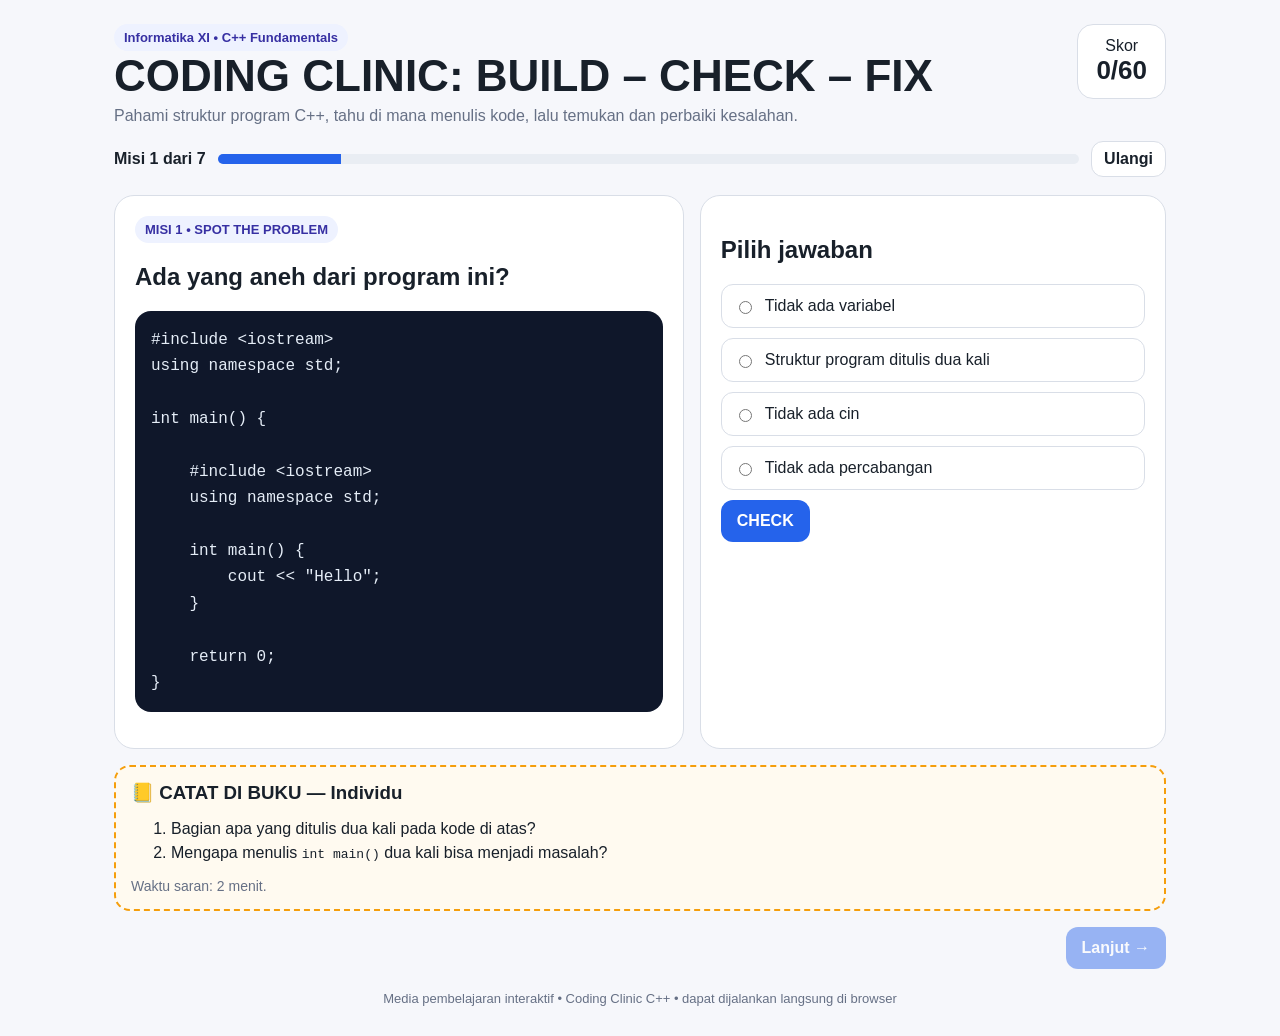
<file: assets/clinic/clinic.html>
<!DOCTYPE html>
<html lang="id">
<head>
<meta charset="UTF-8">
<meta name="viewport" content="width=device-width, initial-scale=1.0">
<title>Coding Clinic — Struktur C++</title>
<style>
:root{--bg:#f6f7fb;--card:#fff;--text:#18202a;--muted:#667085;--line:#d9dee7;--accent:#2563eb;--ok:#137333;--bad:#b42318;--warn:#9a6700;--code:#0f172a;--codeText:#e5edf7}
*{box-sizing:border-box}body{margin:0;font-family:Arial,sans-serif;background:var(--bg);color:var(--text)}
.wrap{max-width:1100px;margin:auto;padding:24px}.screen{display:none}.screen.active{display:block}
header{display:flex;justify-content:space-between;gap:16px;align-items:flex-start;flex-wrap:wrap;margin-bottom:16px}h1{margin:0;font-size:clamp(26px,4vw,44px)}
.subtitle{color:var(--muted);margin-top:6px}.score{background:var(--card);border:1px solid var(--line);border-radius:16px;padding:12px 18px;text-align:center}.score b{font-size:26px}
.progressRow{display:flex;gap:12px;align-items:center;margin-bottom:18px}.bar{height:10px;background:#e9edf3;border-radius:99px;overflow:hidden;flex:1}.bar>div{height:100%;background:var(--accent);transition:.25s}
.card{background:var(--card);border:1px solid var(--line);border-radius:20px;padding:20px}.grid{display:grid;gap:16px}.grid2{grid-template-columns:1.1fr .9fr}@media(max-width:820px){.grid2{grid-template-columns:1fr}}
.badge{display:inline-block;padding:6px 10px;border-radius:999px;background:#eef2ff;color:#3730a3;font-size:13px;font-weight:700}
button,select,input{font:inherit}button{border:none;border-radius:12px;padding:12px 16px;cursor:pointer;font-weight:700}.primary{background:var(--accent);color:#fff}.secondary{background:#fff;border:1px solid var(--line);color:var(--text)}button:disabled{opacity:.45;cursor:not-allowed}
.actions{display:flex;gap:10px;justify-content:space-between;flex-wrap:wrap;margin-top:16px}.code{background:var(--code);color:var(--codeText);border-radius:16px;padding:16px;overflow:auto;font-family:Consolas,monospace;line-height:1.65;white-space:pre-wrap}
.option{display:flex;align-items:center;gap:10px;border:1px solid var(--line);border-radius:12px;padding:12px;margin:10px 0;background:#fff}.feedback{margin-top:12px;font-weight:600}.ok{color:var(--ok)}.bad{color:var(--bad)}.warn{color:var(--warn)}
.note{margin-top:16px;border:2px dashed #f59e0b;background:#fffaf0;border-radius:16px;padding:15px}.note h3{margin:0 0 8px}.note li{margin:6px 0}.small{font-size:14px;color:var(--muted)}
.codebtn{width:100%;text-align:left;background:#fff;border:1px solid var(--line);margin:5px 0;font-family:Consolas,monospace}.codebtn.selected{outline:3px solid #60a5fa;background:#eff6ff}
.orderRow{display:flex;gap:10px;align-items:center;border:1px solid var(--line);padding:10px;border-radius:12px;margin:8px 0;background:#fff}.orderRow code{flex:1;min-width:0;overflow-wrap:anywhere}.mini{padding:8px 12px}
label.field{display:block;margin:12px 0;font-weight:700}select{width:100%;padding:11px;border:1px solid var(--line);border-radius:10px;background:#fff}.hidden{display:none}.checklist{display:grid;grid-template-columns:repeat(2,1fr);gap:8px}@media(max-width:640px){.checklist{grid-template-columns:1fr}}footer{text-align:center;color:var(--muted);font-size:13px;margin:22px 0 6px}
</style>
</head>
<body>
<div class="wrap">
<header><div><div class="badge">Informatika XI • C++ Fundamentals</div><h1>CODING CLINIC: BUILD – CHECK – FIX</h1><div class="subtitle">Pahami struktur program C++, tahu di mana menulis kode, lalu temukan dan perbaiki kesalahan.</div></div><div class="score">Skor<br><b><span id="score">0</span>/60</b></div></header>
<div class="progressRow"><span id="progressText"><b>Misi 1 dari 7</b></span><div class="bar"><div id="progressBar" style="width:14%"></div></div><button id="resetBtn" class="secondary mini">Ulangi</button></div>

<section class="screen active" data-step="1">
<div class="grid grid2"><div class="card"><div class="badge">MISI 1 • SPOT THE PROBLEM</div><h2>Ada yang aneh dari program ini?</h2><pre class="code">#include &lt;iostream&gt;
using namespace std;

int main() {

    #include &lt;iostream&gt;
    using namespace std;

    int main() {
        cout &lt;&lt; "Hello";
    }

    return 0;
}</pre></div>
<form id="spotForm" class="card"><h2>Pilih jawaban</h2><label class="option"><input type="radio" name="spot" value="A"> Tidak ada variabel</label><label class="option"><input type="radio" name="spot" value="B"> Struktur program ditulis dua kali</label><label class="option"><input type="radio" name="spot" value="C"> Tidak ada cin</label><label class="option"><input type="radio" name="spot" value="D"> Tidak ada percabangan</label><button class="primary" type="submit">CHECK</button><div id="spotFeedback" class="feedback"></div></form></div>
<div class="note"><h3>📒 CATAT DI BUKU — Individu</h3><ol><li>Bagian apa yang ditulis dua kali pada kode di atas?</li><li>Mengapa menulis <code>int main()</code> dua kali bisa menjadi masalah?</li></ol><div class="small">Waktu saran: 2 menit.</div></div><div class="actions"><span></span><button class="primary nextBtn" disabled>Lanjut →</button></div>
</section>

<section class="screen" data-step="2">
<div class="card"><div class="badge">MISI 2 • ANATOMI PROGRAM</div><h2>Kode punya tempat. Klik bagian untuk melihat fungsinya.</h2><div class="grid grid2"><div>
<button class="codebtn anatomy" data-info="Bagian atas program. #include <iostream> menyiapkan fasilitas input dan output.">#include &lt;iostream&gt;</button>
<button class="codebtn anatomy" data-info="Membantu kita menulis cin dan cout dengan lebih sederhana.">using namespace std;</button>
<button class="codebtn anatomy" data-info="Program utama. Eksekusi program dimulai dari main().">int main() {</button>
<button class="codebtn anatomy" data-info="Deklarasi variabel. Membuat tempat bernama nilai untuk menyimpan bilangan bulat.">int nilai;</button>
<button class="codebtn anatomy" data-info="Input. Data pengguna dimasukkan ke variabel nilai.">cin &gt;&gt; nilai;</button>
<button class="codebtn anatomy" data-info="Proses/kondisi. Program mengecek apakah nilai minimal 75.">if (nilai &gt;= 75) { ... }</button>
<button class="codebtn anatomy" data-info="Output. Program menampilkan informasi ke layar.">cout &lt;&lt; "Lulus";</button>
<button class="codebtn anatomy" data-info="Menandai fungsi main selesai dengan normal.">return 0;</button>
<button class="codebtn anatomy" data-info="Kurung kurawal membatasi blok program. Isi main berada di antara { dan }.">}</button>
</div><div class="card" style="background:#fafbff"><h3>Penjelasan</h3><p id="anatomyInfo">Klik salah satu baris di sebelah kiri.</p><hr style="border:none;border-top:1px solid var(--line);margin:18px 0"><b>Peta singkat:</b><p>Bagian atas → persiapan program</p><p><code>main()</code> → rumah utama program</p><p>Di dalam <code>{ }</code> → tempat kita bekerja</p></div></div></div>
<div class="note"><h3>📒 CATAT DI BUKU — “Peta Program C++”</h3><ol><li><code>#include &lt;iostream&gt;</code> = menyiapkan input/output.</li><li><code>using namespace std;</code> = membantu penulisan <code>cin</code> dan <code>cout</code>.</li><li><code>int main()</code> = program utama.</li><li>Isi program ditulis di dalam <code>{ }</code>.</li><li>Urutan sederhana: <b>Deklarasi → Input → Proses/Kondisi → Output.</b></li></ol></div><div class="actions"><button class="secondary prevBtn">← Kembali</button><button class="primary nextBtn">Lanjut →</button></div>
</section>

<section class="screen" data-step="3">
<div class="card"><div class="badge">MISI 3 • BUILD THE PROGRAM</div><h2>Susun program dari atas ke bawah</h2><p class="small">Gunakan tombol ↑ dan ↓.</p><div id="orderList"></div><div class="actions"><button id="shuffleOrder" type="button" class="secondary">Acak Lagi</button><button id="checkOrder" type="button" class="primary">CHECK URUTAN</button></div><div id="orderFeedback" class="feedback"></div></div>
<div class="note"><h3>📒 CATAT DI BUKU — Individu</h3><p>Tuliskan urutan umum:</p><p><b>________ → main() → ________ → ________ → proses/kondisi → ________ → return 0;</b></p></div><div class="actions"><button class="secondary prevBtn">← Kembali</button><button class="primary nextBtn" disabled>Lanjut →</button></div>
</section>

<section class="screen" data-step="4">
<div class="grid grid2"><div class="card"><div class="badge">MISI 4 • SIMULASI PROGRAMIZ</div><h2>Kalau kerangkanya sudah ada, kita menulis di mana?</h2><pre class="code">#include &lt;iostream&gt;
using namespace std;

int main() {

    // ← TULIS KODE DI MANA?

    return 0;
}</pre></div>
<form id="programizForm" class="card"><h3>Pilih lokasi</h3><label class="option"><input type="radio" name="loc" value="atas"> Di atas #include</label><label class="option"><input type="radio" name="loc" value="main"> Di dalam main(), sebelum return 0;</label><label class="option"><input type="radio" name="loc" value="bawah"> Setelah kurung } terakhir</label><button type="submit" class="primary">CHECK</button><div id="programizFeedback" class="feedback"></div></form></div>
<div class="note"><h3>📒 CATAT DI BUKU — Kalimat Kunci</h3><p><b>“Jika Programiz sudah menyediakan #include, using namespace, dan int main(), saya tidak menuliskannya ulang. Saya menulis kode di dalam main(), sebelum return 0;.”</b></p></div><div class="actions"><button class="secondary prevBtn">← Kembali</button><button class="primary nextBtn" disabled>Lanjut →</button></div>
</section>

<section class="screen" data-step="5">
<div class="card"><div class="badge">MISI 5 • COMPLETE THE CODE</div><h2>Lengkapi bagian kosong</h2><p>Program menerima sebuah nilai lalu menampilkannya kembali.</p><div class="grid grid2"><div>
<label class="field">Nama variabel<select id="completeVar"><option value="">Pilih...</option><option value="nilai">nilai</option><option value="cout">cout</option><option value="main">main</option></select></label>
<label class="field">Isi pada cin<select id="completeCin"><option value="">Pilih...</option><option value="nilai">nilai</option><option value="cout">cout</option><option value="main">main</option></select></label>
<label class="field">Isi pada cout<select id="completeCout"><option value="">Pilih...</option><option value="nilai">nilai</option><option value="cin">cin</option><option value="main">main</option></select></label>
<button id="checkComplete" type="button" class="primary">CHECK</button><div id="completeFeedback" class="feedback"></div></div><pre class="code">#include &lt;iostream&gt;
using namespace std;

int main() {

    int ________;
    cin &gt;&gt; ________;
    cout &lt;&lt; ________;

    return 0;
}</pre></div></div>
<div class="note"><h3>📒 CATAT DI BUKU — 1 baris alasan</h3><p>Mengapa nama variabel pada <code>cin</code> dan <code>cout</code> harus sesuai dengan variabel yang dideklarasikan?</p></div><div class="actions"><button class="secondary prevBtn">← Kembali</button><button class="primary nextBtn" disabled>Lanjut →</button></div>
</section>

<section class="screen" data-step="6">
<div class="card"><div class="badge">MISI 6 • BUG HUNT</div><h2>Klik semua baris yang bermasalah</h2><p class="small">Ada 4 baris bermasalah.</p><div id="bugCode">
<button class="codebtn bugline" data-line="1">1  #include &lt;iostream&gt;</button><button class="codebtn bugline" data-line="2">2  using namespace std;</button><button class="codebtn bugline" data-line="3">3  int main() {</button><button class="codebtn bugline" data-line="4">4      int umur</button><button class="codebtn bugline" data-line="5">5      cin &lt;&lt; umur;</button><button class="codebtn bugline" data-line="6">6      if umur &gt;= 17 {</button><button class="codebtn bugline" data-line="7">7          cout &gt;&gt; "Boleh membuat SIM"</button><button class="codebtn bugline" data-line="8">8      } else {</button><button class="codebtn bugline" data-line="9">9          cout &lt;&lt; "Belum cukup umur";</button><button class="codebtn bugline" data-line="10">10     }</button><button class="codebtn bugline" data-line="11">11     return 0;</button><button class="codebtn bugline" data-line="12">12 }</button>
</div><div class="actions"><button id="clearBugs" type="button" class="secondary">Hapus Pilihan</button><button id="checkBugs" type="button" class="primary">CHECK BUGS</button></div><div id="bugFeedback" class="feedback"></div><div id="fixedCode" class="hidden"><h3>Kode setelah diperbaiki</h3><pre class="code">#include &lt;iostream&gt;
using namespace std;

int main() {
    int umur;
    cin &gt;&gt; umur;

    if (umur &gt;= 17) {
        cout &lt;&lt; "Boleh membuat SIM";
    } else {
        cout &lt;&lt; "Belum cukup umur";
    }

    return 0;
}</pre></div></div>
<div class="note"><h3>📒 CATAT DI BUKU — Tabel Check & Fix</h3><p>Buat tabel 3 kolom: <b>Bagian Salah | Perbaikan | Alasan</b>. Isi minimal 3 kesalahan.</p></div><div class="actions"><button class="secondary prevBtn">← Kembali</button><button class="primary nextBtn" disabled>Lanjut →</button></div>
</section>

<section class="screen" data-step="7">
<div class="grid grid2"><form id="buildForm" class="card"><div class="badge">MISI 7 • BUILD YOUR CODE</div><h2>Rakit program sederhana</h2><p>Kasus: umur minimal 17 tahun boleh membuat SIM.</p>
<label class="field">Tipe data<select id="typeSel"><option value="">Pilih...</option><option value="int">int</option><option value="float">float</option><option value="string">string</option></select></label>
<label class="field">Nama variabel<select id="varSel"><option value="">Pilih...</option><option value="umur">umur</option><option value="nama">nama</option><option value="nilai">nilai</option></select></label>
<label class="field">Operator input<select id="inputSel"><option value="">Pilih...</option><option value=">>">&gt;&gt;</option><option value="<<">&lt;&lt;</option></select></label>
<label class="field">Kondisi<select id="conditionSel"><option value="">Pilih...</option><option value="umur >= 17">umur &gt;= 17</option><option value="umur <= 17">umur &lt;= 17</option><option value="umur == 17">umur == 17</option></select></label>
<label class="field">Operator output<select id="outputSel"><option value="">Pilih...</option><option value="<<">&lt;&lt;</option><option value=">>">&gt;&gt;</option></select></label>
<button type="submit" class="primary">CHECK PROGRAM</button><div id="buildFeedback" class="feedback"></div></form>
<div class="card"><h3>Preview Program</h3><pre id="buildPreview" class="code">#include &lt;iostream&gt;
using namespace std;

int main() {
    // pilih komponen di sebelah kiri
    return 0;
}</pre></div></div>
<div class="note"><h3>📒 TUGAS INDIVIDU DI BUKU — BUILD</h3><ol><li>Tulis: variabel, tipe data, input, kondisi, output TRUE, output FALSE.</li><li>Setelah benar, tulis ulang kodenya di buku tanpa menyalin dari teman.</li><li>Lingkari <code>int main()</code> dan beri panah ke area tempat kalian menulis kode.</li></ol></div>
<div id="finalCard" class="card hidden" style="margin-top:16px;background:#f0fdf4;border-color:#bbf7d0"><div class="badge">MISSION COMPLETE</div><h2>Checklist sebelum menekan RUN</h2><div class="checklist"><div>✓ Variabel sudah dideklarasikan</div><div>✓ Perintah penting memiliki ;</div><div>✓ cin memakai &gt;&gt;</div><div>✓ cout memakai &lt;&lt;</div><div>✓ kondisi if memakai ( )</div><div>✓ { } lengkap</div><div>✓ kode ditulis di dalam main()</div><div>✓ int main() tidak ditulis dua kali</div></div><h3>Jangan hafalkan seluruh kode. Pahami strukturnya.</h3></div>
<div class="actions"><button class="secondary prevBtn">← Kembali</button><span></span></div>
</section>
<footer>Media pembelajaran interaktif • Coding Clinic C++ • dapat dijalankan langsung di browser</footer>
</div>
<script>
(()=>{
const screens=[...document.querySelectorAll('.screen')],bar=document.getElementById('progressBar'),pt=document.getElementById('progressText'),scoreEl=document.getElementById('score');let step=1,score=0;const awarded=new Set();
function award(k,p){if(!awarded.has(k)){awarded.add(k);score+=p;scoreEl.textContent=score}}
function show(n){step=Math.max(1,Math.min(7,n));screens.forEach(s=>s.classList.toggle('active',Number(s.dataset.step)===step));pt.innerHTML='<b>Misi '+step+' dari 7</b>';bar.style.width=(step/7*100)+'%';window.scrollTo({top:0,behavior:'smooth'})}
document.querySelectorAll('.nextBtn').forEach(b=>b.addEventListener('click',()=>show(step+1)));document.querySelectorAll('.prevBtn').forEach(b=>b.addEventListener('click',()=>show(step-1)));
document.getElementById('spotForm').addEventListener('submit',e=>{e.preventDefault();const v=new FormData(e.currentTarget).get('spot'),f=document.getElementById('spotFeedback'),n=e.currentTarget.closest('.screen').querySelector('.nextBtn');if(!v){f.textContent='Pilih jawaban dulu.';f.className='feedback warn'}else if(v==='B'){f.textContent='Benar. Struktur program ditulis dua kali.';f.className='feedback ok';award('spot',10);n.disabled=false}else{f.textContent='Belum tepat. Perhatikan #include, using namespace, dan int main().';f.className='feedback bad'}});
document.querySelectorAll('.anatomy').forEach(b=>b.addEventListener('click',()=>document.getElementById('anatomyInfo').textContent=b.dataset.info));
const correct=['#include <iostream>','using namespace std;','int main() {','int nilai;','cin >> nilai;','cout << nilai;','return 0;','}'];let order=['cin >> nilai;','int main() {','#include <iostream>','int nilai;','return 0;','using namespace std;','}','cout << nilai;'];const list=document.getElementById('orderList');
function render(){list.innerHTML='';order.forEach((t,i)=>{const r=document.createElement('div');r.className='orderRow';const c=document.createElement('code');c.textContent=t;const u=document.createElement('button');u.type='button';u.className='secondary mini';u.textContent='↑';u.disabled=i===0;u.onclick=()=>{[order[i-1],order[i]]=[order[i],order[i-1]];render()};const d=document.createElement('button');d.type='button';d.className='secondary mini';d.textContent='↓';d.disabled=i===order.length-1;d.onclick=()=>{[order[i+1],order[i]]=[order[i],order[i+1]];render()};r.append(c,u,d);list.append(r)})}render();
document.getElementById('shuffleOrder').onclick=()=>{order=[...order].sort(()=>Math.random()-.5);render();document.getElementById('orderFeedback').textContent=''};
document.getElementById('checkOrder').onclick=()=>{const ok=order.every((x,i)=>x===correct[i]),f=document.getElementById('orderFeedback');if(ok){f.textContent='Benar. Program berhasil dibangun.';f.className='feedback ok';award('order',10);document.querySelector('[data-step="3"] .nextBtn').disabled=false}else{f.textContent='Belum tepat. Ingat: bagian atas → main → isi program → return → penutup.';f.className='feedback bad'}};
document.getElementById('programizForm').addEventListener('submit',e=>{e.preventDefault();const v=new FormData(e.currentTarget).get('loc'),f=document.getElementById('programizFeedback');if(v==='main'){f.textContent='Benar. Isi kode di dalam main(), sebelum return 0;';f.className='feedback ok';award('programiz',10);e.currentTarget.closest('.screen').querySelector('.nextBtn').disabled=false}else{f.textContent=v?'Belum. Kerangka sudah tersedia; kita bekerja di dalam main().':'Pilih lokasi dulu.';f.className='feedback bad'}});
document.getElementById('checkComplete').onclick=()=>{const ok=['completeVar','completeCin','completeCout'].every(id=>document.getElementById(id).value==='nilai'),f=document.getElementById('completeFeedback');if(ok){f.textContent='Benar. Variabel dibuat → data dimasukkan → data ditampilkan.';f.className='feedback ok';award('complete',10);document.querySelector('[data-step="5"] .nextBtn').disabled=false}else{f.textContent='Belum tepat. Cek apakah nama variabel konsisten.';f.className='feedback bad'}};
const selected=new Set();document.querySelectorAll('.bugline').forEach(b=>b.onclick=()=>{const n=Number(b.dataset.line);selected.has(n)?selected.delete(n):selected.add(n);b.classList.toggle('selected',selected.has(n))});document.getElementById('clearBugs').onclick=()=>{selected.clear();document.querySelectorAll('.bugline').forEach(b=>b.classList.remove('selected'));document.getElementById('bugFeedback').textContent=''};
document.getElementById('checkBugs').onclick=()=>{const w=[4,5,6,7],ok=selected.size===w.length&&w.every(n=>selected.has(n)),f=document.getElementById('bugFeedback');if(ok){f.textContent='Benar. Bug ditemukan pada deklarasi umur, cin, if, dan cout.';f.className='feedback ok';document.getElementById('fixedCode').classList.remove('hidden');award('bugs',10);document.querySelector('[data-step="6"] .nextBtn').disabled=false}else{f.textContent='Belum semua tepat. Gunakan checklist: ;  cin >>  if ( )  cout <<';f.className='feedback bad'}};
const ids=['typeSel','varSel','inputSel','conditionSel','outputSel'];function preview(){const type=document.getElementById('typeSel').value||'...',v=document.getElementById('varSel').value||'...',inp=document.getElementById('inputSel').value||'...',cond=document.getElementById('conditionSel').value||'...',out=document.getElementById('outputSel').value||'...';document.getElementById('buildPreview').textContent=`#include <iostream>\nusing namespace std;\n\nint main() {\n    ${type} ${v};\n    cin ${inp} ${v};\n\n    if (${cond}) {\n        cout ${out} "Boleh membuat SIM";\n    } else {\n        cout ${out} "Belum cukup umur";\n    }\n\n    return 0;\n}`};ids.forEach(id=>document.getElementById(id).onchange=preview);
document.getElementById('buildForm').addEventListener('submit',e=>{e.preventDefault();const ok=document.getElementById('typeSel').value==='int'&&document.getElementById('varSel').value==='umur'&&document.getElementById('inputSel').value==='>>'&&document.getElementById('conditionSel').value==='umur >= 17'&&document.getElementById('outputSel').value==='<<',f=document.getElementById('buildFeedback');if(ok){f.textContent='Program benar. Struktur dan operator sudah sesuai.';f.className='feedback ok';award('build',10);document.getElementById('finalCard').classList.remove('hidden')}else{f.textContent='Masih ada yang perlu diperiksa. Cek tipe data, variabel, cin/cout, dan kondisi.';f.className='feedback bad'}});
document.getElementById('resetBtn').onclick=()=>location.reload();show(1);
})();
</script>
</body>
</html>
</file>
<file: style.css>
@import url('https://fonts.googleapis.com/css2?family=DM+Mono:wght@400;500&family=DM+Sans:wght@400;500;600;700&family=Manrope:wght@400;500;600;700;800&display=swap');
:root{--ink:#142a2a;--paper:#f6f5ef;--white:#fffef9;--muted:#737e76;--line:#dedfd5;--lime:#d5f36a;--teal:#a9d8c7;--coral:#f1a48a;--sans:'DM Sans',Arial,sans-serif;--display:'Manrope',Arial,sans-serif;--mono:'DM Mono',monospace;--radius:24px;--shadow:0 18px 60px #142a2a12}
*{box-sizing:border-box}html{scroll-behavior:smooth;scroll-padding-top:90px}body{margin:0;background:var(--paper);color:var(--ink);font:16px/1.65 var(--sans);-webkit-font-smoothing:antialiased}a{color:inherit;text-decoration:none}img{display:block;max-width:100%}button{font:inherit}.wrap{width:min(1160px,calc(100% - 64px));margin:auto}.skip{position:absolute;left:-999px;top:8px;background:var(--lime);padding:10px;z-index:999}.skip:focus{left:8px}
.header{height:82px;display:flex;align-items:center;justify-content:space-between;padding:0 max(30px,calc((100vw - 1280px)/2));border-bottom:1px solid #142a2a15;background:#f6f5eff2;backdrop-filter:blur(16px);position:sticky;top:0;z-index:100}.brand{display:flex;align-items:center;gap:10px;flex-shrink:0}.brand-mark{width:40px;height:40px;display:grid;place-items:center;background:var(--ink);color:var(--lime);border-radius:13px;font:800 22px var(--display);letter-spacing:-2px}.brand-mark span{color:var(--coral)}.brand b,.brand small{display:block;line-height:1.2;letter-spacing:.12em}.brand b{font-size:11px}.brand small{font:9px var(--mono);color:var(--muted);margin-top:4px}.header nav{display:flex;align-items:center;gap:clamp(12px,2vw,28px)}.header nav a{font-size:12px;font-weight:600;color:#4c5c56}.header nav a:hover,.header nav a.active{color:#6c881c}.head-link{font-size:12px;font-weight:700;background:var(--lime);padding:12px 17px;border-radius:100px;white-space:nowrap}.menu{display:none}
.hero{min-height:640px;padding-top:80px;padding-bottom:100px;position:relative;display:grid;grid-template-columns:1.04fr .96fr;align-items:center;gap:20px}.eyebrow{font:10px var(--mono);letter-spacing:.12em;color:#66776d;margin:0 0 22px;display:flex;align-items:center;gap:9px}.eyebrow i{width:8px;height:8px;background:#9fc64c;border-radius:50%;box-shadow:0 0 0 4px #9fc64c25}.hero h1,.heading h2,.contact h2{font:600 clamp(44px,6vw,76px)/1.08 var(--display);letter-spacing:-.065em;margin:0 0 24px}.hero h1 em,.heading h2 em,.contact h2 em{font-family:Georgia,serif;font-weight:400;color:#718d38;letter-spacing:-.06em}.lead{max-width:520px;font-size:15px;line-height:1.9;color:#5d6a63}.actions{display:flex;gap:12px;align-items:center;flex-wrap:wrap;margin:28px 0}.btn{border:0;border-radius:100px;padding:14px 19px;font-size:12px;font-weight:700;cursor:pointer;transition:transform .25s}.btn:hover{transform:translateY(-3px)}.dark{background:var(--ink);color:white}.light{background:transparent;border:1px solid #d8dbcf;color:var(--ink)}.meta{display:flex;gap:18px;flex-wrap:wrap;color:#657169;font-size:11px}.hero-art{height:430px;position:relative;display:grid;place-items:center}.hero-art>img{position:absolute;width:100%;height:100%;object-fit:contain}.sun{position:absolute;width:190px;height:190px;border-radius:50%;background:var(--lime);right:17%;top:14%;z-index:-1;box-shadow:0 0 0 20px #d5f36a2b}.floating{position:absolute;background:var(--white);box-shadow:var(--shadow);border-radius:17px;padding:17px 20px;display:flex;flex-direction:column}.f1{top:17%;left:0;transform:rotate(-5deg)}.f1 small{font:9px var(--mono);color:#718076;letter-spacing:.12em}.f1 b{font:800 40px var(--display);line-height:1.3}.f1 span{font-size:10px;color:#6b766e}.f2{bottom:12%;right:0;flex-direction:row;align-items:center;gap:12px;transform:rotate(3deg);font-size:25px}.f2>span{display:flex;flex-direction:column;font-size:11px}.f2 small{font-size:10px;color:#6b766e}.number{position:absolute;right:7%;top:2%;font:800 55px var(--display);letter-spacing:-.09em}.number small{font:12px var(--mono);letter-spacing:0;color:#7e8a77}.hero-foot{position:absolute;bottom:25px;left:0;right:0;border-top:1px solid var(--line);padding-top:14px;display:flex;justify-content:space-between;font:9px var(--mono);letter-spacing:.12em;color:#78837a}
.section{padding:100px 0}.white{background:var(--white)}.pale{background:#f0f1e8}.heading{margin-bottom:42px}.heading h2{font-size:clamp(35px,4.5vw,57px);margin:0}.heading h2 em{color:#78913f}.split{display:flex;align-items:end;justify-content:space-between;gap:45px}.aside{max-width:365px;color:#647169;font-size:13px;line-height:1.9;margin:0 0 5px}.profile-grid{display:grid;grid-template-columns:.78fr 1.22fr;gap:clamp(40px,8vw,100px);align-items:center}.profile-picture{position:relative;max-width:380px}.profile-picture img{width:100%;border-radius:190px 190px 18px 18px;background:#dfe8d5}.profile-picture>span{position:absolute;bottom:24px;right:-18px;width:106px;height:106px;display:grid;place-items:center;text-align:center;border-radius:50%;background:var(--lime);font:9px/1.7 var(--mono);transform:rotate(8deg);padding:16px}.kicker{font:10px var(--mono);letter-spacing:.13em;color:#7a8b79;margin-bottom:10px}.profile-text h3{font:700 28px var(--display);letter-spacing:-.05em;margin:0}.muted{font-size:12px;color:#738076;margin:3px 0 20px}.profile-text>p:not(.kicker):not(.muted){font-size:14px;color:#59675f;line-height:1.95}.facts{border-top:1px solid var(--line);margin-top:25px}.facts div{display:grid;grid-template-columns:140px 1fr;gap:15px;padding:11px 0;border-bottom:1px solid var(--line);font-size:12px}.facts span{color:#7b867e}.facts b{font-weight:600}.vision{display:flex;flex-direction:column;background:#f1f3e9;border-radius:15px;padding:17px;margin-top:20px}.vision strong{font-size:12px}.vision p{font-size:12px;color:#647066;line-height:1.75;margin:5px 0 0}
.sdg{min-height:260px;background:var(--ink);color:white;border-radius:var(--radius);display:grid;grid-template-columns:145px 1fr .6fr;gap:25px;align-items:center;padding:38px 45px;overflow:hidden}.sdg-num{font:800 170px/.9 var(--display);letter-spacing:-.12em;color:var(--lime)}.inverse{color:#b4c2b6}.sdg h3{font:700 29px var(--display);letter-spacing:-.05em;margin:0 0 10px}.sdg p:not(.eyebrow){font-size:13px;color:#d0d9d1;max-width:450px;line-height:1.8}.tag{display:inline-block;font:9px var(--mono);color:var(--lime);border:1px solid #d5f36a55;border-radius:100px;padding:7px 10px}.sdg-art{height:180px;position:relative;display:grid;place-items:center;font-size:75px;color:var(--lime)}.sdg-art:before,.sdg-art:after{content:"";position:absolute;border:1px solid #d5f36a70;border-radius:50%;width:165px;height:165px}.sdg-art:after{width:120px;height:120px}.sdg-art small{position:absolute;right:0;bottom:0;font:10px/1.5 var(--mono);color:#d4e1b3}.principles{display:grid;grid-template-columns:repeat(3,1fr);gap:16px;margin-top:17px}.principles article{background:var(--white);border-radius:18px;padding:23px;min-height:205px}.principles article>span{font:10px var(--mono);color:#899486}.principles b{display:block;font:700 18px var(--display);margin:19px 0 8px}.principles p{font-size:12px;color:#68746b;line-height:1.8;margin:0}
.activity-list{display:flex;flex-direction:column;gap:23px}.activity{display:grid;grid-template-columns:.82fr 1.18fr;background:var(--paper);border-radius:var(--radius);overflow:hidden;min-height:350px}.activity.reverse{grid-template-columns:1.18fr .82fr}.activity.reverse .activity-img{order:2}.activity.reverse .activity-body{order:1}.activity-img{position:relative;display:grid;place-items:center;overflow:hidden;min-height:330px;background:#dbe8d4}.activity-img img{width:100%;height:100%;position:absolute;inset:0;object-fit:cover;transition:transform .7s}.activity:hover .activity-img img{transform:scale(1.04)}.activity-img>span{position:absolute;top:20px;left:20px;background:#fffef9d9;border-radius:100px;padding:8px 11px;font:9px var(--mono);letter-spacing:.1em}.activity-body{padding:clamp(24px,4vw,45px);display:flex;flex-direction:column;align-items:flex-start}.activity-meta{width:100%;display:flex;justify-content:space-between;gap:10px;flex-wrap:wrap;font:9px var(--mono);letter-spacing:.06em;color:#718075;margin-bottom:17px}.activity-body h3{font:700 clamp(22px,2.4vw,30px)/1.2 var(--display);letter-spacing:-.05em;margin:0 0 12px}.intro{font-size:13px;color:#52625a;line-height:1.85;margin:0 0 20px}.detail{border-left:2px solid #bdd47b;padding-left:14px;margin-bottom:20px}.detail b,.evidence b{font-size:11px}.detail p{font-size:12px;line-height:1.8;color:#6a756d;margin:5px 0 0}.evidence{width:100%;border-top:1px solid var(--line);padding-top:16px;margin-top:auto}.evidence b{display:block}.evidence small{display:block;color:#788279;font-size:10px;margin-top:3px}details{font-size:11px;margin-top:13px;color:#657168}details summary{cursor:pointer;font-weight:700}details p{line-height:1.7}.note{font-size:11px;color:#68766c;line-height:1.8;background:#f2f3ec;padding:14px 17px;border-radius:12px;margin-top:23px}
.career-section{background:#e9ede2}.intro-wide{max-width:620px;color:#647169;font-size:13px;line-height:1.9;margin-top:18px}.timeline{position:relative;max-width:900px;margin:48px auto 0}.timeline:before{content:"";position:absolute;top:0;bottom:0;left:77px;width:1px;background:#c4ccba}.year{display:grid;grid-template-columns:155px 1fr;gap:28px;position:relative;padding-bottom:20px}.year-num{display:flex;flex-direction:column;align-items:center;padding-top:12px;position:relative;z-index:1}.year-num:after{content:"";position:absolute;top:27px;right:0;transform:translateX(50%);width:9px;height:9px;border-radius:50%;background:#8ba447;border:4px solid #e9ede2;box-sizing:content-box}.year-num small{font:9px var(--mono);letter-spacing:.12em;color:#7b8778}.year-num b{font:800 39px var(--display);letter-spacing:-.08em}.year>div:last-child{background:#fffef9c9;border:1px solid #142a2a08;border-radius:18px;padding:22px 27px}.year label{font:9px var(--mono);letter-spacing:.12em;color:#7c953d}.year h3{font:700 20px var(--display);letter-spacing:-.04em;margin:7px 0}.year p{font-size:12px;line-height:1.8;color:#657168;margin:0 0 10px}.year>div:last-child>small{font-size:10px;color:#7a867b}
.plan{display:grid;grid-template-columns:.85fr 1.15fr;background:var(--white);border:1px solid var(--line);border-radius:var(--radius);overflow:hidden}.plan-top{background:#dfe9d1;padding:clamp(26px,4vw,45px)}.plan-top>label{font:9px var(--mono);letter-spacing:.1em;color:#64764c}.plan-top h3{font:700 29px/1.2 var(--display);letter-spacing:-.05em;margin:18px 0 14px}.plan-top>p{font-size:13px;line-height:1.85;color:#5d6b5b}.plan-meta{display:grid;gap:4px;margin-top:22px}.plan-meta b{font-size:11px;margin-top:9px}.plan-meta span{font-size:11px;line-height:1.7;color:#62705e}.plan-steps{padding:clamp(26px,4vw,45px)}.plan-steps h4{font:700 17px var(--display);margin:0 0 22px}.plan-steps>div{display:grid;grid-template-columns:32px 1fr;gap:12px;margin-bottom:18px}.plan-steps>div>span{width:29px;height:29px;border-radius:50%;display:grid;place-items:center;background:#edf1e4;font:10px var(--mono);color:#72863d}.plan-steps p{margin:0}.plan-steps b{font-size:12px}.plan-steps small{display:block;font-size:11px;line-height:1.7;color:#6b776e;margin-top:4px}.plan-bottom{grid-column:1/-1;display:grid;grid-template-columns:1fr 1fr;gap:28px;background:var(--ink);color:white;padding:27px 38px}.plan-bottom b{font-size:12px;color:var(--lime)}.plan-bottom p{font-size:11px;line-height:1.8;color:#c3d0c5;margin:7px 0 0}
.reflection-grid{display:grid;grid-template-columns:.8fr 1.2fr;gap:clamp(40px,8vw,95px);align-items:start}.reflection-list{border-top:1px solid var(--line)}.reflection-list details{border-bottom:1px solid var(--line);margin:0}.reflection-list summary{list-style:none;cursor:pointer;display:flex;align-items:center;padding:19px 0;font:600 13px var(--display)}.reflection-list summary::-webkit-details-marker{display:none}.reflection-list summary:after{content:"+";margin-left:auto;font-size:20px;font-weight:400;color:#80934d}.reflection-list details[open] summary:after{content:"−"}.reflection-list details p{font-size:12px;line-height:1.9;color:#66736a;padding:0 22px 20px;margin:0}
.contact{background:var(--ink);color:white;padding:80px 0}.contact-grid{display:grid;grid-template-columns:1fr 340px;align-items:center;gap:50px}.contact h2{font-size:clamp(36px,4.6vw,56px);margin-bottom:18px}.contact h2 em{color:var(--lime)}.contact-grid>div:first-child>p:last-child{font-size:13px;line-height:1.8;color:#c0cec2;max-width:440px}.contact-links{display:flex;flex-direction:column}.contact-links>a{display:flex;justify-content:space-between;border-bottom:1px solid #ffffff30;padding:15px 0;font-size:13px}.contact-links>a span{color:var(--lime)}.contact-links small{font-size:10px;line-height:1.7;color:#a7b9ab;margin-top:13px}
footer{background:#0d2020;color:#b4c2b7;padding:25px 0 17px}.foot-top{display:flex;align-items:center;justify-content:space-between;gap:20px;padding-bottom:22px}.foot-brand .brand-mark{background:var(--lime);color:var(--ink)}.foot-brand .brand-mark span{color:#d47e63}.foot-brand b{color:white}.foot-brand small{color:#8da096}.foot-top>p{font-size:11px;color:#8fa197;margin:0}.foot-top>a:last-child{font-size:11px;color:var(--lime)}.foot-bottom{border-top:1px solid #ffffff1f;padding-top:13px;display:flex;justify-content:space-between;font:9px var(--mono);letter-spacing:.06em;color:#7f9588}
.reveal{opacity:0;transform:translateY(18px);transition:opacity .65s ease,transform .65s cubic-bezier(.2,.65,.25,1)}.reveal.visible{opacity:1;transform:none}
@media(max-width:1000px){.header{padding-inline:22px}.header nav{gap:12px}.header nav a{font-size:10px}.head-link{display:none}.hero-art{height:370px}.sdg{grid-template-columns:100px 1fr .4fr;padding:28px}.sdg-num{font-size:130px}.activity,.activity.reverse{grid-template-columns:.75fr 1.25fr}.activity-body{padding:27px}}
@media(max-width:760px){html{scroll-padding-top:72px}.wrap{width:calc(100% - 38px)}.header{height:70px;padding-inline:18px}.menu{display:block;border:1px solid var(--line);border-radius:12px;background:transparent;width:42px;height:42px;color:var(--ink)}.header nav{display:none;position:absolute;top:76px;left:12px;right:12px;background:var(--white);border:1px solid var(--line);border-radius:17px;padding:12px;box-shadow:var(--shadow);flex-direction:column;align-items:stretch;gap:0}.header nav.open{display:flex}.header nav a{padding:11px;font-size:13px}.hero{grid-template-columns:1fr;padding-top:56px;min-height:0;padding-bottom:83px}.hero h1{font-size:clamp(44px,12vw,64px)}.lead{font-size:14px}.hero-art{height:315px;max-width:500px;width:100%;margin:25px auto 0}.floating{padding:12px 14px}.f1 b{font-size:33px}.f2{font-size:20px}.f2>span{font-size:10px}.hero-foot{font-size:7px;bottom:19px}.section{padding:70px 0}.heading{margin-bottom:32px}.heading h2{font-size:clamp(34px,9vw,47px)}.split{display:block}.aside{margin-top:18px}.profile-grid{grid-template-columns:1fr;gap:36px}.profile-picture{max-width:290px;margin:auto}.profile-text h3{font-size:26px}.facts div{grid-template-columns:115px 1fr;font-size:11px}.sdg{grid-template-columns:68px 1fr;padding:23px 19px;gap:15px;min-height:220px}.sdg-num{font-size:92px}.sdg h3{font-size:22px}.sdg .eyebrow{font-size:8px}.sdg p:not(.eyebrow){font-size:11px}.sdg-art{display:none}.principles{grid-template-columns:1fr;gap:11px}.principles article{min-height:0;padding:19px}.principles b{margin:12px 0 7px}.activity,.activity.reverse{grid-template-columns:1fr}.activity.reverse .activity-img,.activity.reverse .activity-body{order:initial}.activity-img{min-height:235px}.activity-body{padding:23px}.activity-body h3{font-size:24px}.activity-meta{font-size:8px}.timeline{margin-top:32px}.timeline:before{left:37px}.year{grid-template-columns:74px 1fr;gap:15px;padding-bottom:14px}.year-num b{font-size:29px}.year-num small{font-size:8px}.year-num:after{top:25px}.year>div:last-child{padding:18px}.year h3{font-size:16px}.plan{grid-template-columns:1fr}.plan-top,.plan-steps{padding:25px 22px}.plan-top h3{font-size:26px}.plan-bottom{grid-template-columns:1fr;gap:18px;padding:24px}.reflection-grid{grid-template-columns:1fr;gap:25px}.contact{padding:63px 0}.contact-grid{grid-template-columns:1fr;gap:20px}.contact-links{max-width:420px}.foot-top{flex-wrap:wrap}.foot-top>p{order:3;width:100%}.foot-bottom{gap:12px;flex-wrap:wrap;font-size:8px}}
@media(max-width:390px){.brand b{font-size:10px}.brand-mark{width:36px;height:36px}.actions{flex-direction:column;align-items:stretch}.btn{width:100%}.meta{flex-direction:column;gap:7px}.hero-art{height:280px}.hero-foot span:nth-child(2){display:none}.facts div{grid-template-columns:1fr;gap:2px}}
@media(prefers-reduced-motion:reduce){*,*::before,*::after{scroll-behavior:auto!important;animation-duration:.01ms!important;transition-duration:.01ms!important}.reveal{opacity:1;transform:none}}
@media print{body{background:#fff;font-size:10pt}.header,.actions,.menu,.contact,footer,.head-link,.foot-top{display:none!important}.wrap{width:100%;max-width:none}.hero{min-height:0;padding:20px 0 35px;grid-template-columns:1fr .7fr}.hero h1{font-size:34pt}.hero-art{height:220px}.hero-foot{display:none}.section{padding:25px 0;break-inside:avoid}.heading{margin-bottom:18px}.heading h2{font-size:24pt}.profile-grid{gap:25px}.profile-picture img{max-height:280px;object-fit:cover}.sdg{min-height:0;padding:18px;grid-template-columns:80px 1fr}.sdg-num{font-size:95px}.sdg-art{display:none}.principles{gap:8px}.principles article{padding:12px;min-height:0}.activity-list{gap:10px}.activity,.activity.reverse{grid-template-columns:.65fr 1.35fr;min-height:0;break-inside:avoid}.activity-img{min-height:0}.activity-body{padding:14px}.activity-body h3{font-size:16pt}.intro,.detail p{font-size:9pt}.timeline{margin-top:18px}.year{padding-bottom:7px}.year>div:last-child{padding:12px}.year p{font-size:9pt}.plan{break-inside:avoid}.plan-top,.plan-steps{padding:18px}.plan-bottom{padding:14px}.reflection-grid{gap:25px}.reflection-list details p{display:block!important}.reflection-list summary{padding:8px 0}.reveal{opacity:1!important;transform:none!important}}
/* =========================================================
   HALAMAN ARTEFAK
   ========================================================= */

.artifact-page {
  background: #f7f8f3;
  color: #16302f;
}


/* =========================================================
   HEADER
   ========================================================= */

.artifact-page-header {
  position: sticky;
  top: 0;
  z-index: 100;

  background: rgba(247, 248, 243, 0.94);
  backdrop-filter: blur(12px);

  border-bottom: 1px solid #e2e6da;
}

.artifact-nav {
  min-height: 76px;

  display: flex;
  align-items: center;
  justify-content: space-between;

  gap: 24px;
}

.artifact-back {
  display: inline-flex;
  align-items: center;
  gap: 8px;

  color: #16302f;

  font-size: 12px;
  font-weight: 700;

  text-decoration: none;

  transition:
    color 0.25s ease,
    transform 0.25s ease;
}

.artifact-back:hover {
  color: #79933e;
  transform: translateX(-3px);
}

.artifact-brand {
  text-align: right;
}

.artifact-brand strong {
  display: block;

  font-size: 10px;
  letter-spacing: 0.12em;
}

.artifact-brand small {
  display: block;

  margin-top: 3px;

  font-size: 9px;
  color: #879087;
}


/* =========================================================
   HERO
   ========================================================= */

.artifact-hero {
  padding: 90px 0 52px;

  background:
    linear-gradient(
      180deg,
      #f7f8f3 0%,
      #f1f4e9 100%
    );
}

.artifact-hero .eyebrow {
  margin-bottom: 15px;
}

.artifact-hero h1 {
  max-width: 820px;

  margin: 0;

  font-size: clamp(38px, 6vw, 72px);
  line-height: 0.98;
  letter-spacing: -0.055em;

  color: #16302f;
}

.artifact-subtitle {
  margin: 22px 0 0;

  font-size: 13px;
  line-height: 1.7;

  color: #7a847c;
}


/* =========================================================
   KONTEN UTAMA
   ========================================================= */

.artifact-content {
  padding: 60px 0 100px;
}


/* =========================================================
   TENTANG KEGIATAN
   ========================================================= */

.artifact-description {
  max-width: 850px;

  margin-bottom: 42px;
  padding: 28px 30px;

  background: #ffffff;

  border: 1px solid #e0e4d8;
  border-radius: 20px;
}

.artifact-section-label {
  margin: 0 0 12px;

  font-family: monospace;
  font-size: 9px;
  font-weight: 700;

  letter-spacing: 0.14em;

  color: #819a42;
}

.artifact-description > p:last-child {
  margin: 0;

  font-size: 14px;
  line-height: 1.9;

  color: #5f6d65;
}


/* =========================================================
   TAB ARTEFAK
   ========================================================= */

.artifact-tabs {
  display: flex;
  flex-wrap: wrap;

  gap: 10px;

  margin-bottom: 18px;
}

.artifact-tab {
  padding: 11px 17px;

  background: #ffffff;

  border: 1px solid #dce1d4;
  border-radius: 999px;

  color: #68746b;

  font-size: 11px;
  font-weight: 700;

  cursor: pointer;

  transition:
    background 0.25s ease,
    color 0.25s ease,
    border-color 0.25s ease,
    transform 0.25s ease;
}

.artifact-tab:hover {
  border-color: #aabd6c;

  transform: translateY(-2px);
}

.artifact-tab.active {
  background: #173331;
  border-color: #173331;

  color: #ffffff;
}


/* =========================================================
   INFORMASI FILE
   ========================================================= */

.artifact-file-info {
  display: flex;
  align-items: center;
  justify-content: space-between;

  gap: 24px;

  margin-bottom: 16px;
  padding: 15px 18px;

  background: #ffffff;

  border: 1px solid #dfe3d8;
  border-radius: 16px;
}

.artifact-file-main {
  display: flex;
  align-items: center;

  gap: 14px;
}

.artifact-file-type {
  width: 44px;
  height: 44px;

  flex-shrink: 0;

  display: grid;
  place-items: center;

  background: #eaf0dc;

  border-radius: 11px;

  font-size: 9px;
  font-weight: 800;
  letter-spacing: 0.07em;

  color: #718a38;
}

.artifact-file-main strong {
  display: block;

  margin-bottom: 3px;

  font-size: 12px;

  color: #173331;
}

.artifact-file-main small {
  display: block;

  font-size: 10px;
  line-height: 1.5;

  color: #859087;
}

#artifactOpenNewTab {
  flex-shrink: 0;

  padding: 10px 14px;

  border: 1px solid #d9dfcf;
  border-radius: 999px;

  text-decoration: none;

  font-size: 10px;
  font-weight: 700;

  color: #78903d;

  transition:
    background 0.25s ease,
    border-color 0.25s ease,
    transform 0.25s ease;
}

#artifactOpenNewTab:hover {
  background: #edf2e3;
  border-color: #b1c674;

  transform: translateY(-2px);
}


/* =========================================================
   PDF VIEWER
   ========================================================= */

.artifact-viewer {
  width: 100%;
  height: 720px;

  overflow: hidden;

  background: #e7e9e2;

  border: 1px solid #d9ddd3;
  border-radius: 20px;

  box-shadow:
    0 18px 45px rgba(32, 54, 48, 0.08);
}

.artifact-viewer iframe {
  display: block;

  width: 100%;
  height: 100%;

  border: 0;
}


/* =========================================================
   REFLEKSI & TINDAK LANJUT
   ========================================================= */

.artifact-reflection {
  display: grid;
  grid-template-columns: repeat(2, minmax(0, 1fr));

  gap: 18px;

  margin-top: 28px;
}

.artifact-reflection article {
  padding: 25px;

  background: #ffffff;

  border: 1px solid #dfe3d8;
  border-radius: 18px;
}

.artifact-reflection article span {
  display: block;

  margin-bottom: 11px;

  font-family: monospace;
  font-size: 9px;
  font-weight: 800;

  letter-spacing: 0.13em;

  color: #819944;
}

.artifact-reflection article p {
  margin: 0;

  font-size: 12px;
  line-height: 1.9;

  color: #617068;
}


/* =========================================================
   FOOTER
   ========================================================= */

.artifact-footer {
  padding: 30px 0;

  border-top: 1px solid #e0e4da;

  background: #f2f4ec;
}

.artifact-footer p {
  margin: 0;

  font-size: 10px;
  text-align: center;

  color: #859087;
}


/* =========================================================
   RESPONSIVE TABLET
   ========================================================= */

@media (max-width: 900px) {

  .artifact-hero {
    padding-top: 70px;
  }

  .artifact-viewer {
    height: 620px;
  }

}


/* =========================================================
   RESPONSIVE MOBILE
   ========================================================= */

@media (max-width: 700px) {

  .artifact-nav {
    min-height: 68px;

    gap: 15px;
  }

  .artifact-brand small {
    display: none;
  }

  .artifact-back {
    font-size: 10px;
  }


  .artifact-hero {
    padding: 58px 0 36px;
  }

  .artifact-hero h1 {
    font-size: 38px;
  }

  .artifact-subtitle {
    font-size: 11px;
  }


  .artifact-content {
    padding: 40px 0 70px;
  }


  .artifact-description {
    margin-bottom: 30px;

    padding: 21px;
  }

  .artifact-description > p:last-child {
    font-size: 12px;
  }


  .artifact-tabs {
    gap: 7px;
  }

  .artifact-tab {
    padding: 9px 12px;

    font-size: 9px;
  }


  .artifact-file-info {
    align-items: flex-start;
    flex-direction: column;

    gap: 14px;
  }

  #artifactOpenNewTab {
    width: 100%;

    text-align: center;
  }


  .artifact-viewer {
    height: 520px;

    border-radius: 14px;
  }


  .artifact-reflection {
    grid-template-columns: 1fr;
  }

}


/* =========================================================
   RESPONSIVE MOBILE KECIL
   ========================================================= */

@media (max-width: 480px) {

  .artifact-brand strong {
    font-size: 8px;
  }

  .artifact-hero h1 {
    font-size: 32px;
  }

  .artifact-viewer {
    height: 460px;
  }

}
.artifact-open-btn {
  display: inline-flex;
  align-items: center;
  gap: 9px;

  margin-top: 18px;
  padding: 11px 16px;

  background: #ffffff;

  border: 1px solid #d9dfd0;
  border-radius: 999px;

  text-decoration: none;

  color: #173331;

  font-size: 10px;
  font-weight: 700;

  transition:
    background 0.25s ease,
    border-color 0.25s ease,
    transform 0.25s ease;
}

.artifact-open-btn span {
  color: #819943;

  transition: transform 0.25s ease;
}

.artifact-open-btn:hover {
  background: #eef3e4;
  border-color: #afc66f;

  transform: translateY(-2px);
}

.artifact-open-btn:hover span {
  transform: translate(2px, -2px);
}
.activity-actions {
  display: flex;
  flex-wrap: wrap;
  gap: 10px;
  margin-top: 18px;
}
</file>
